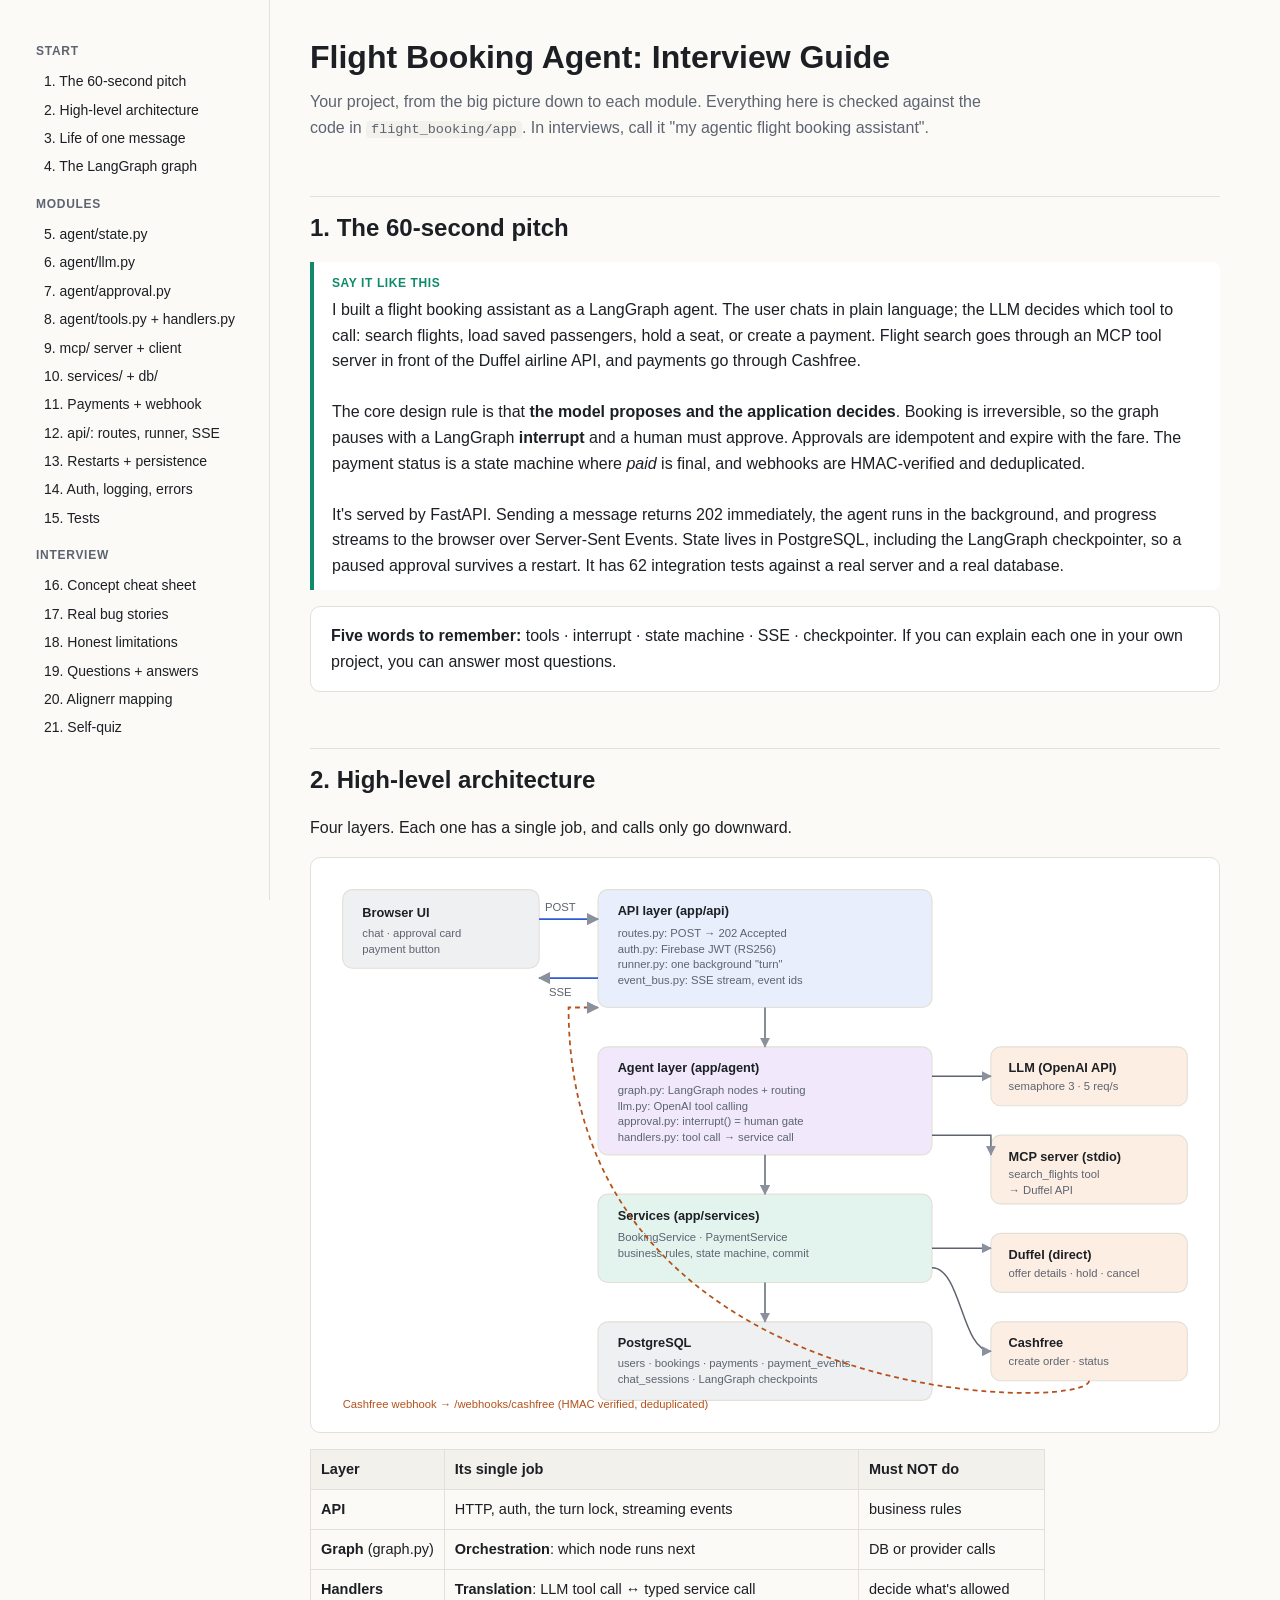
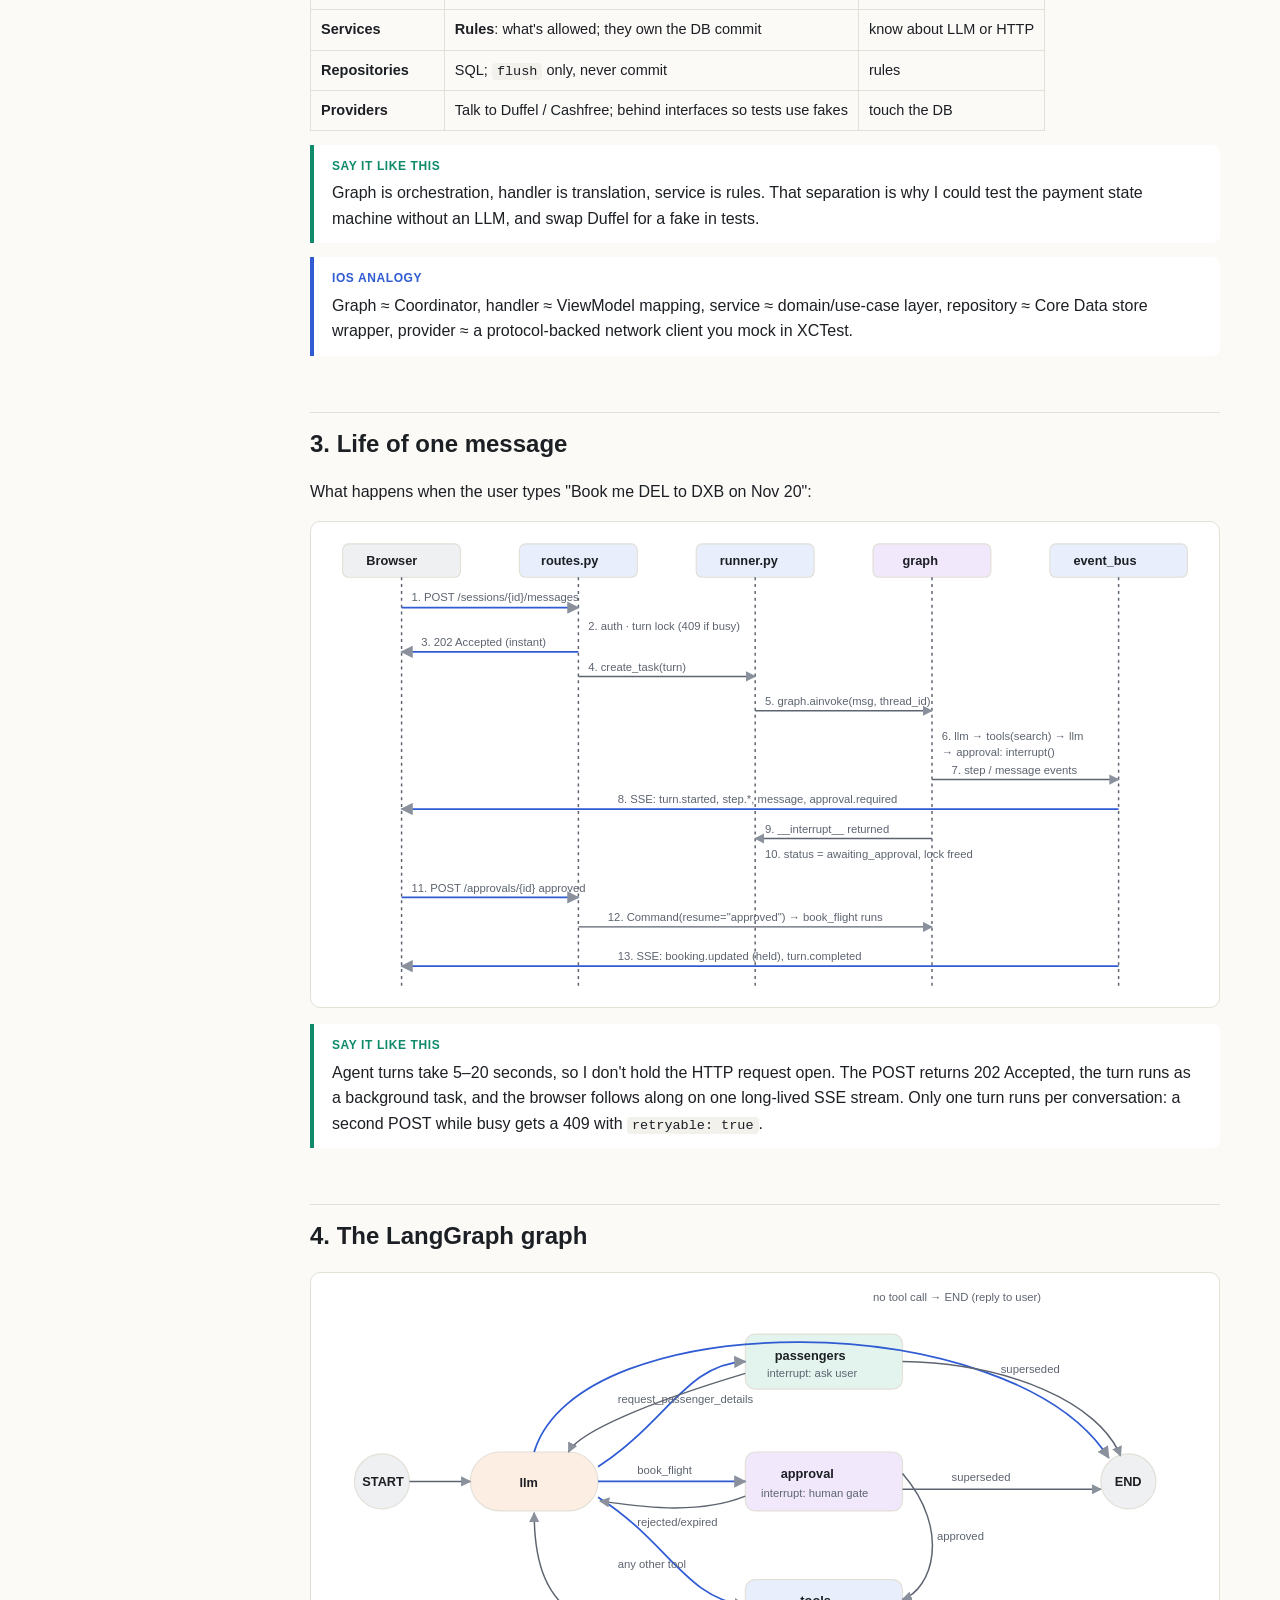
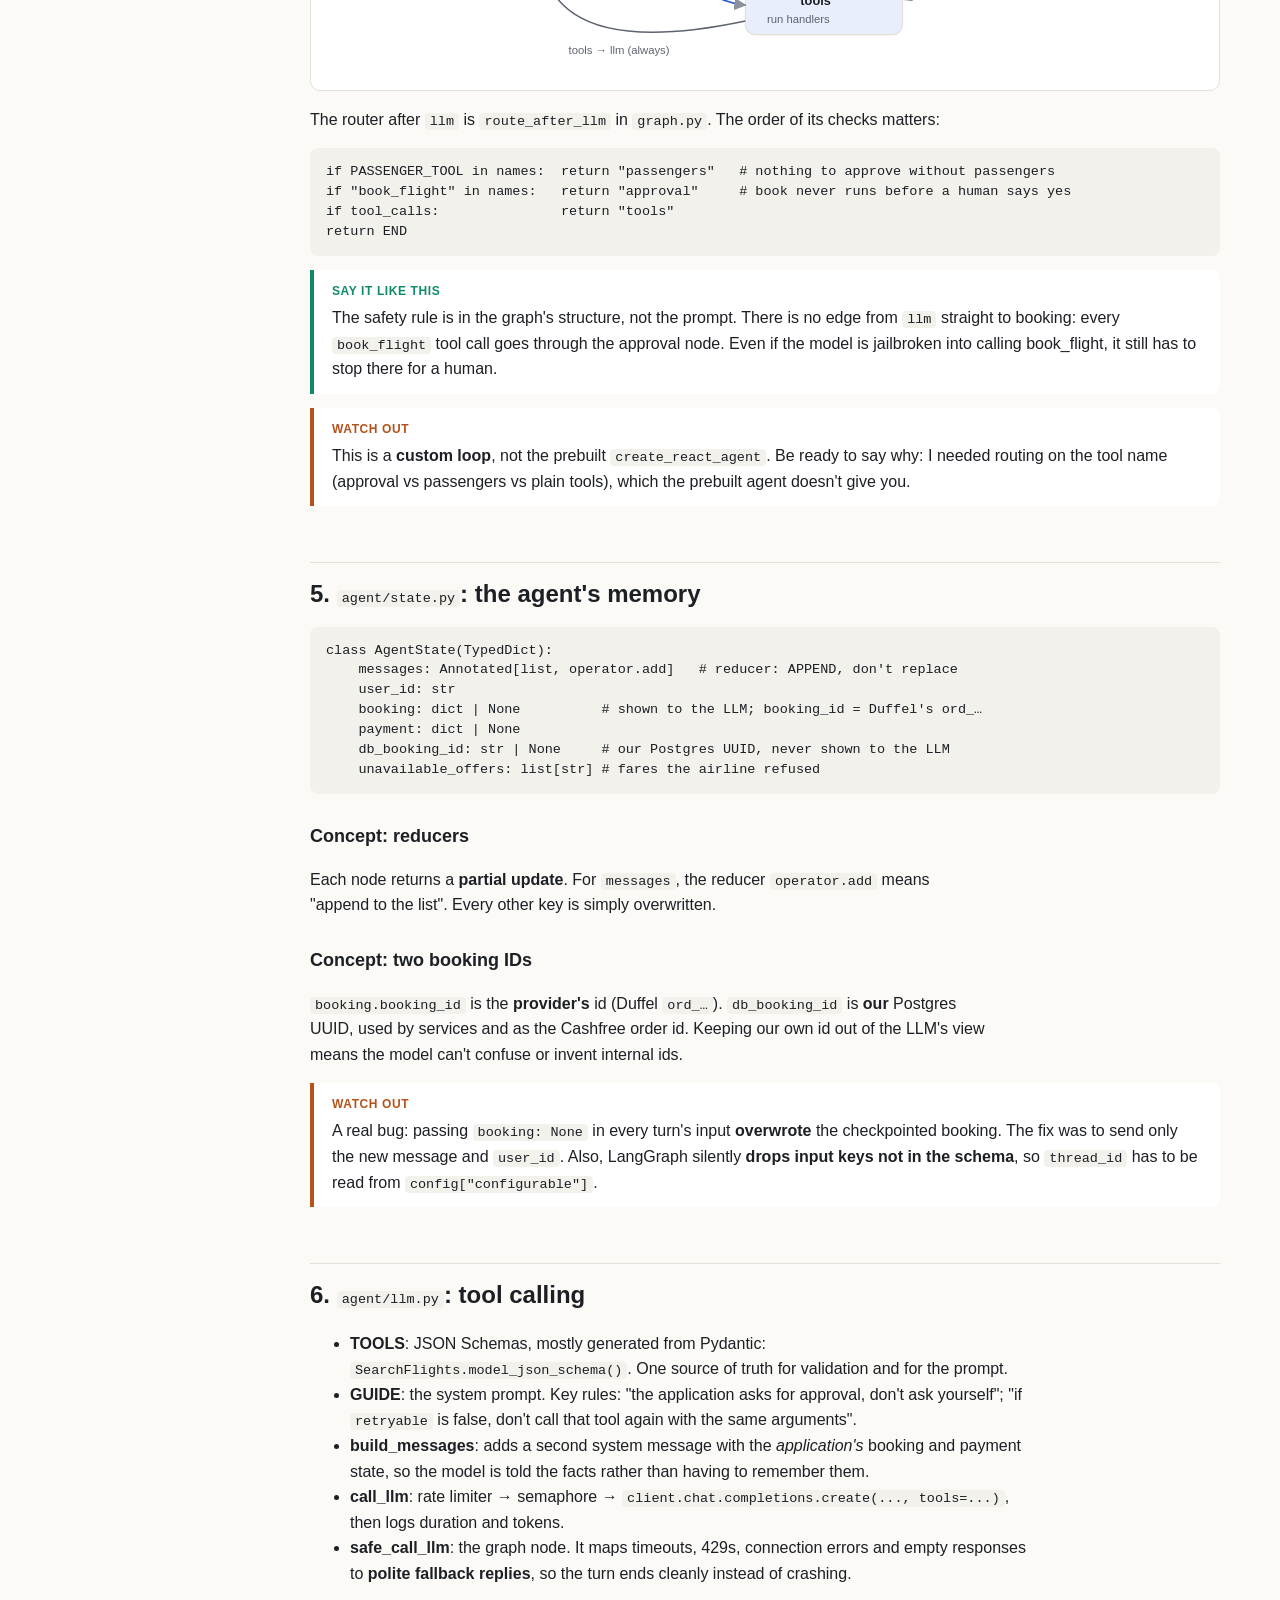
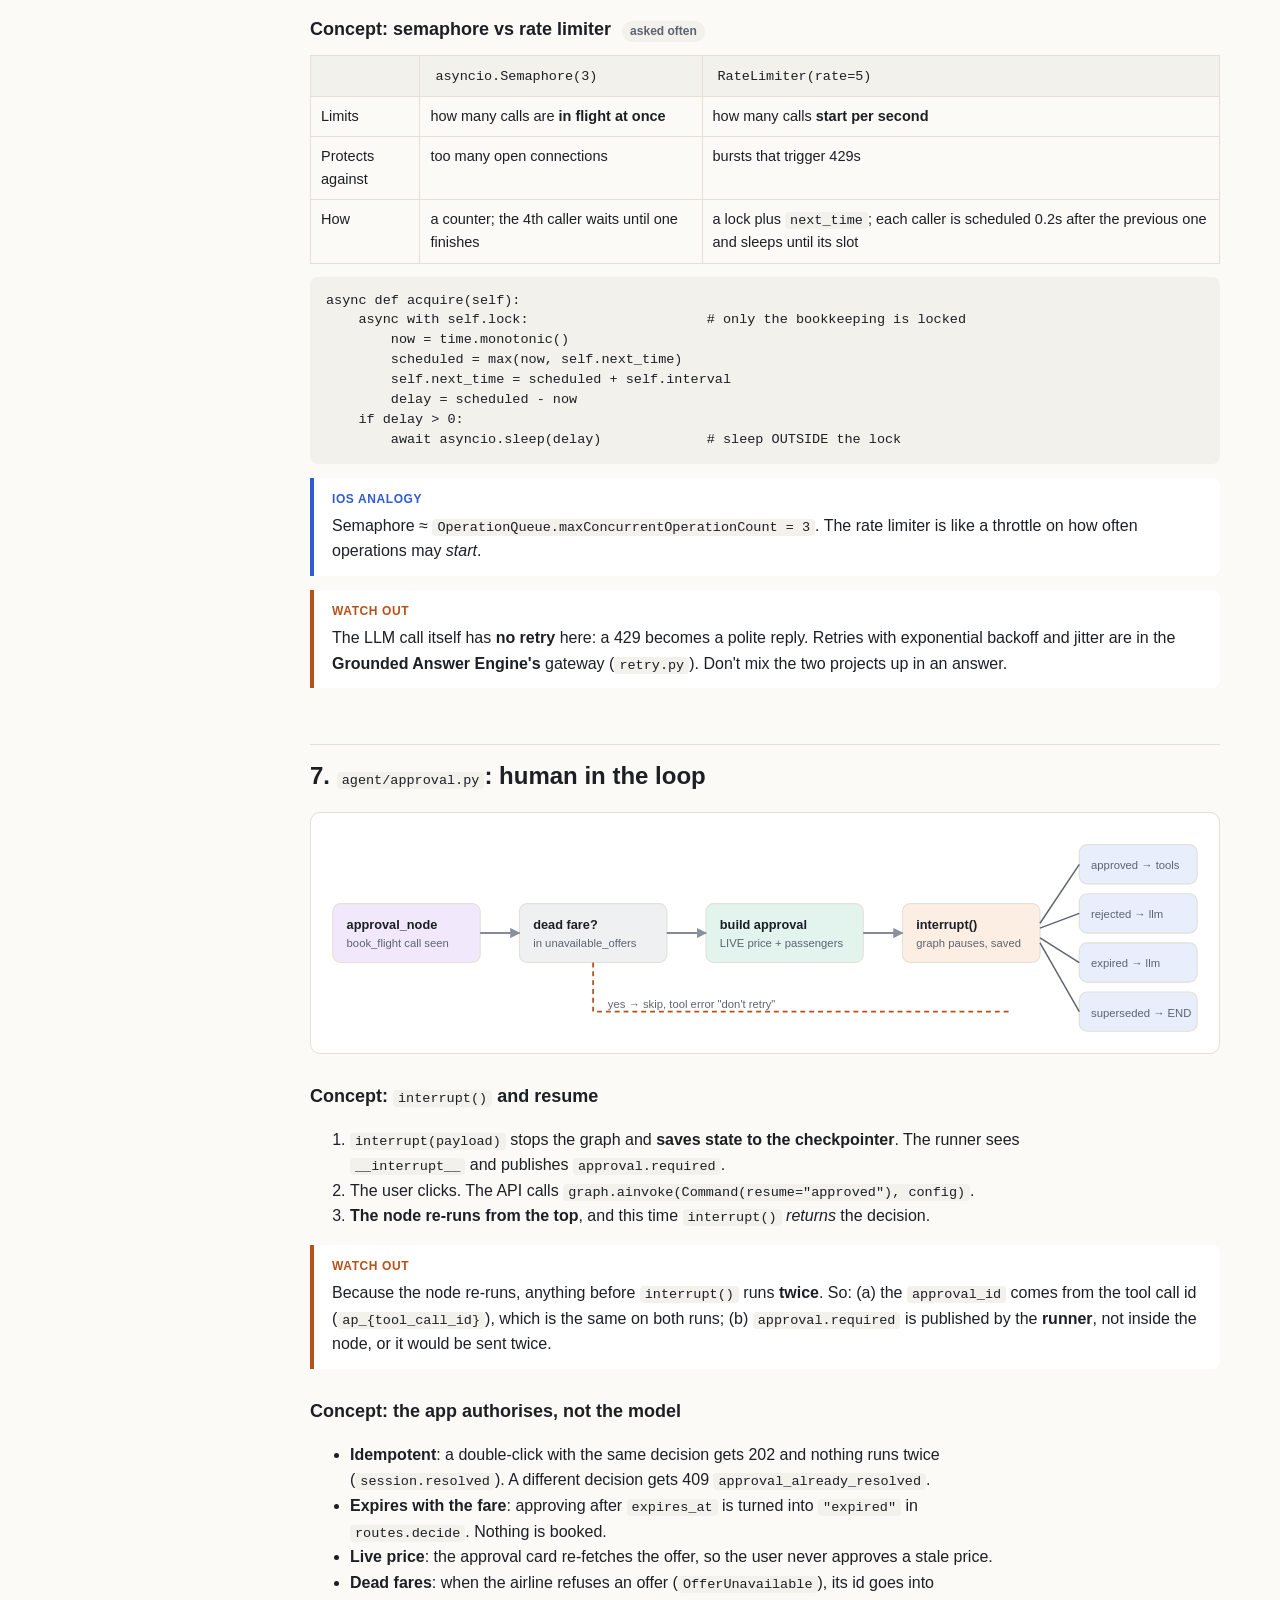
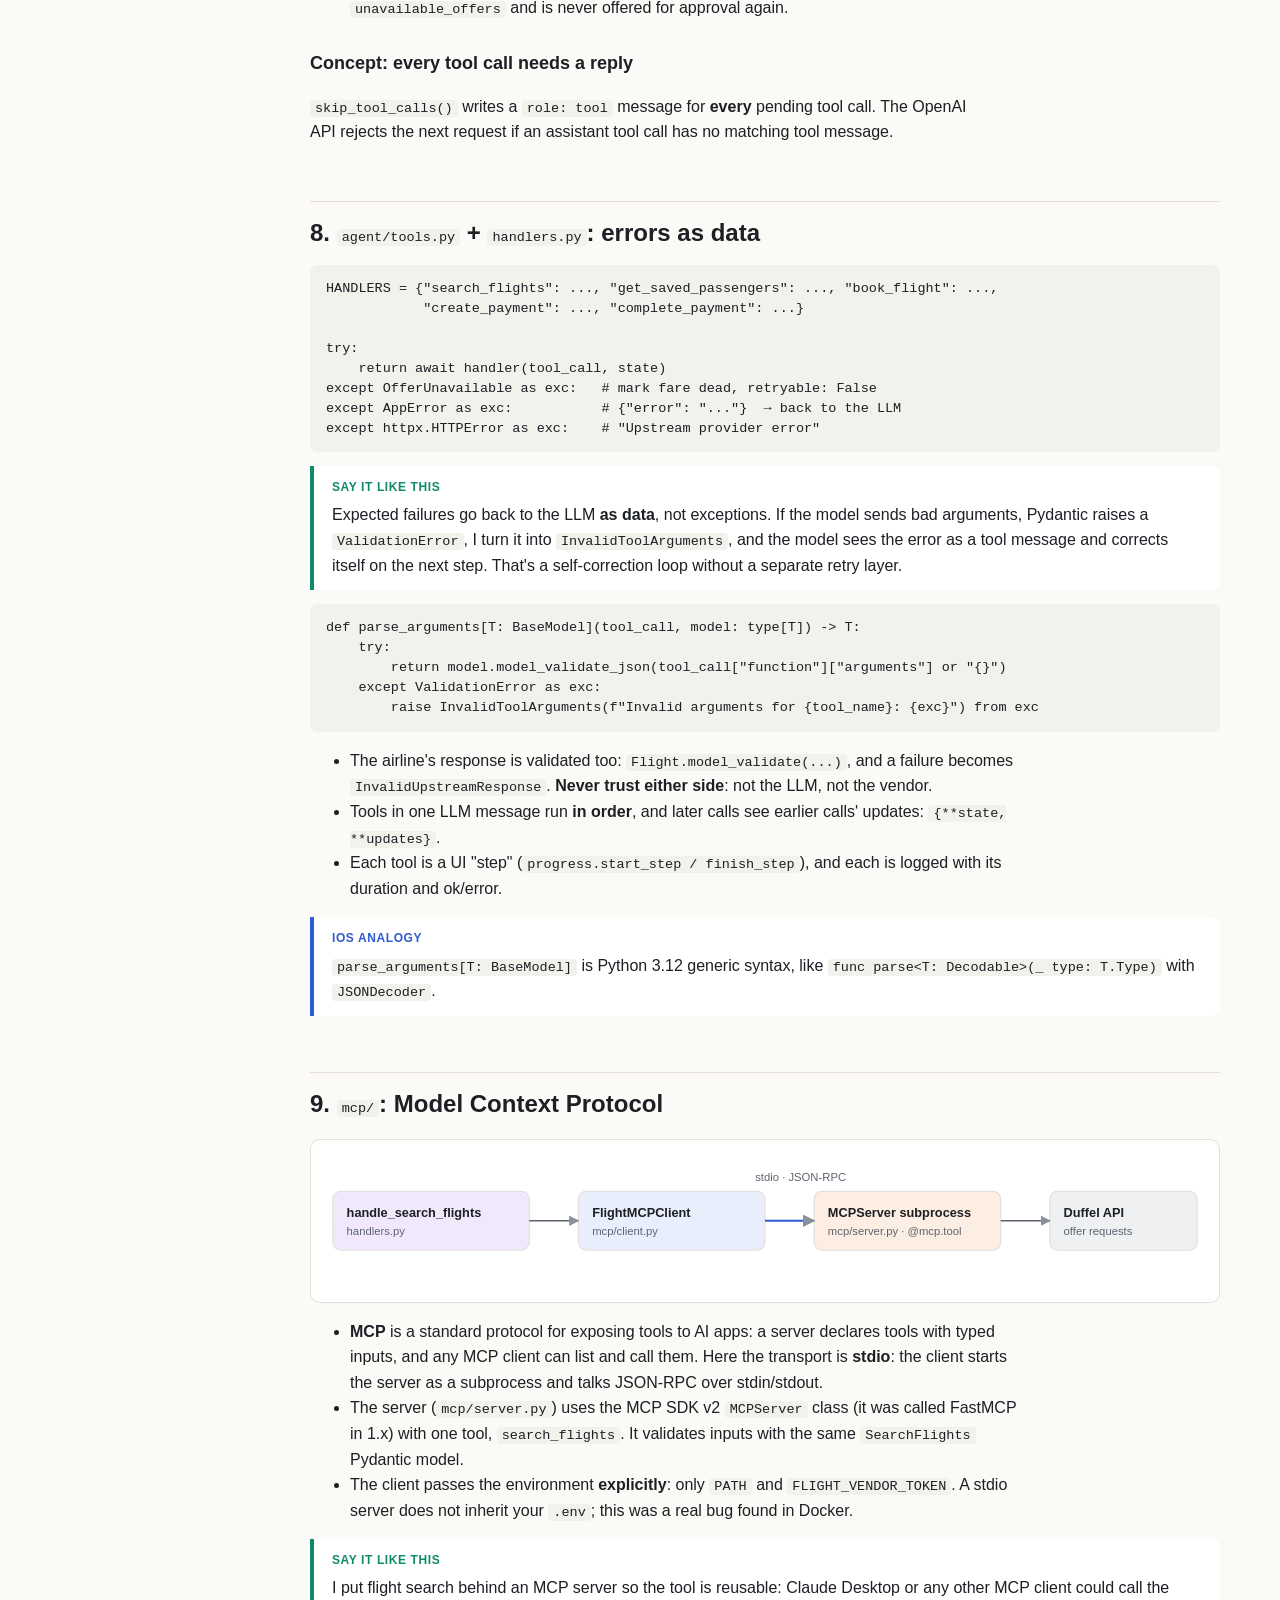
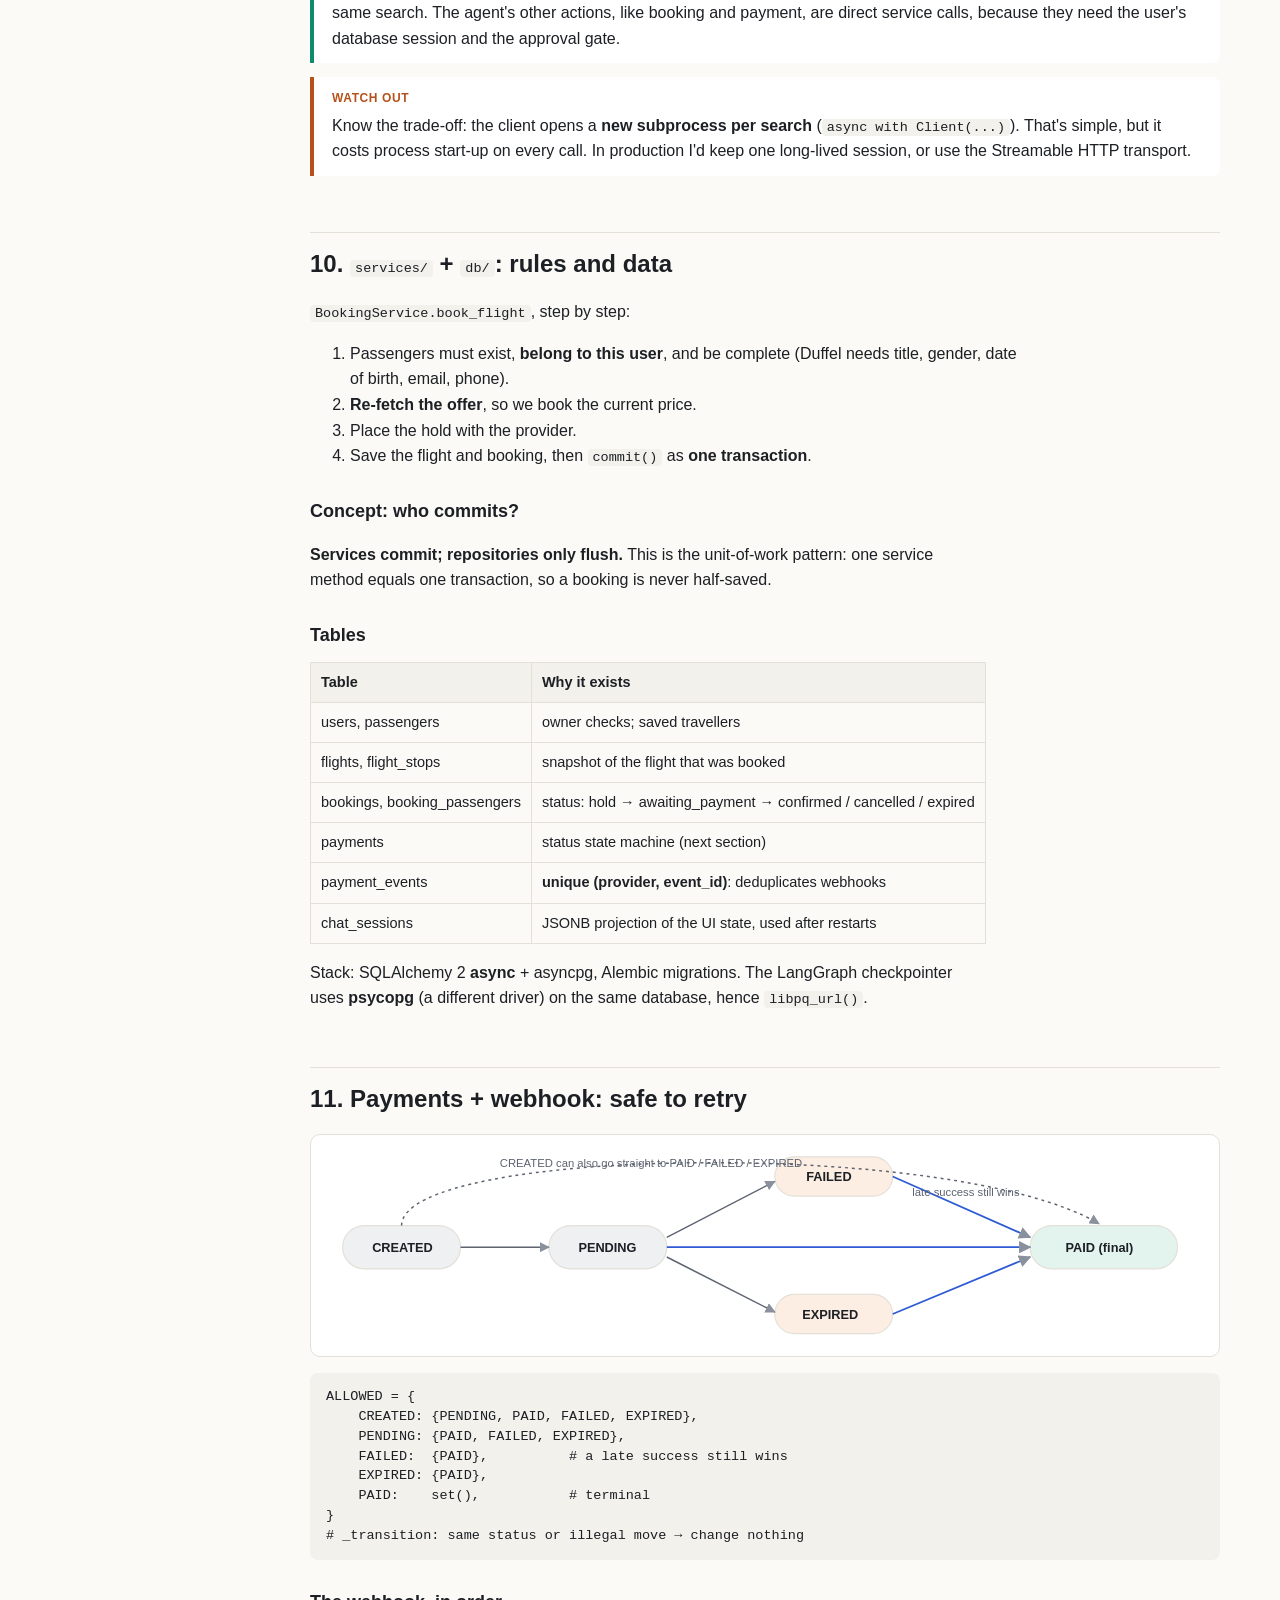
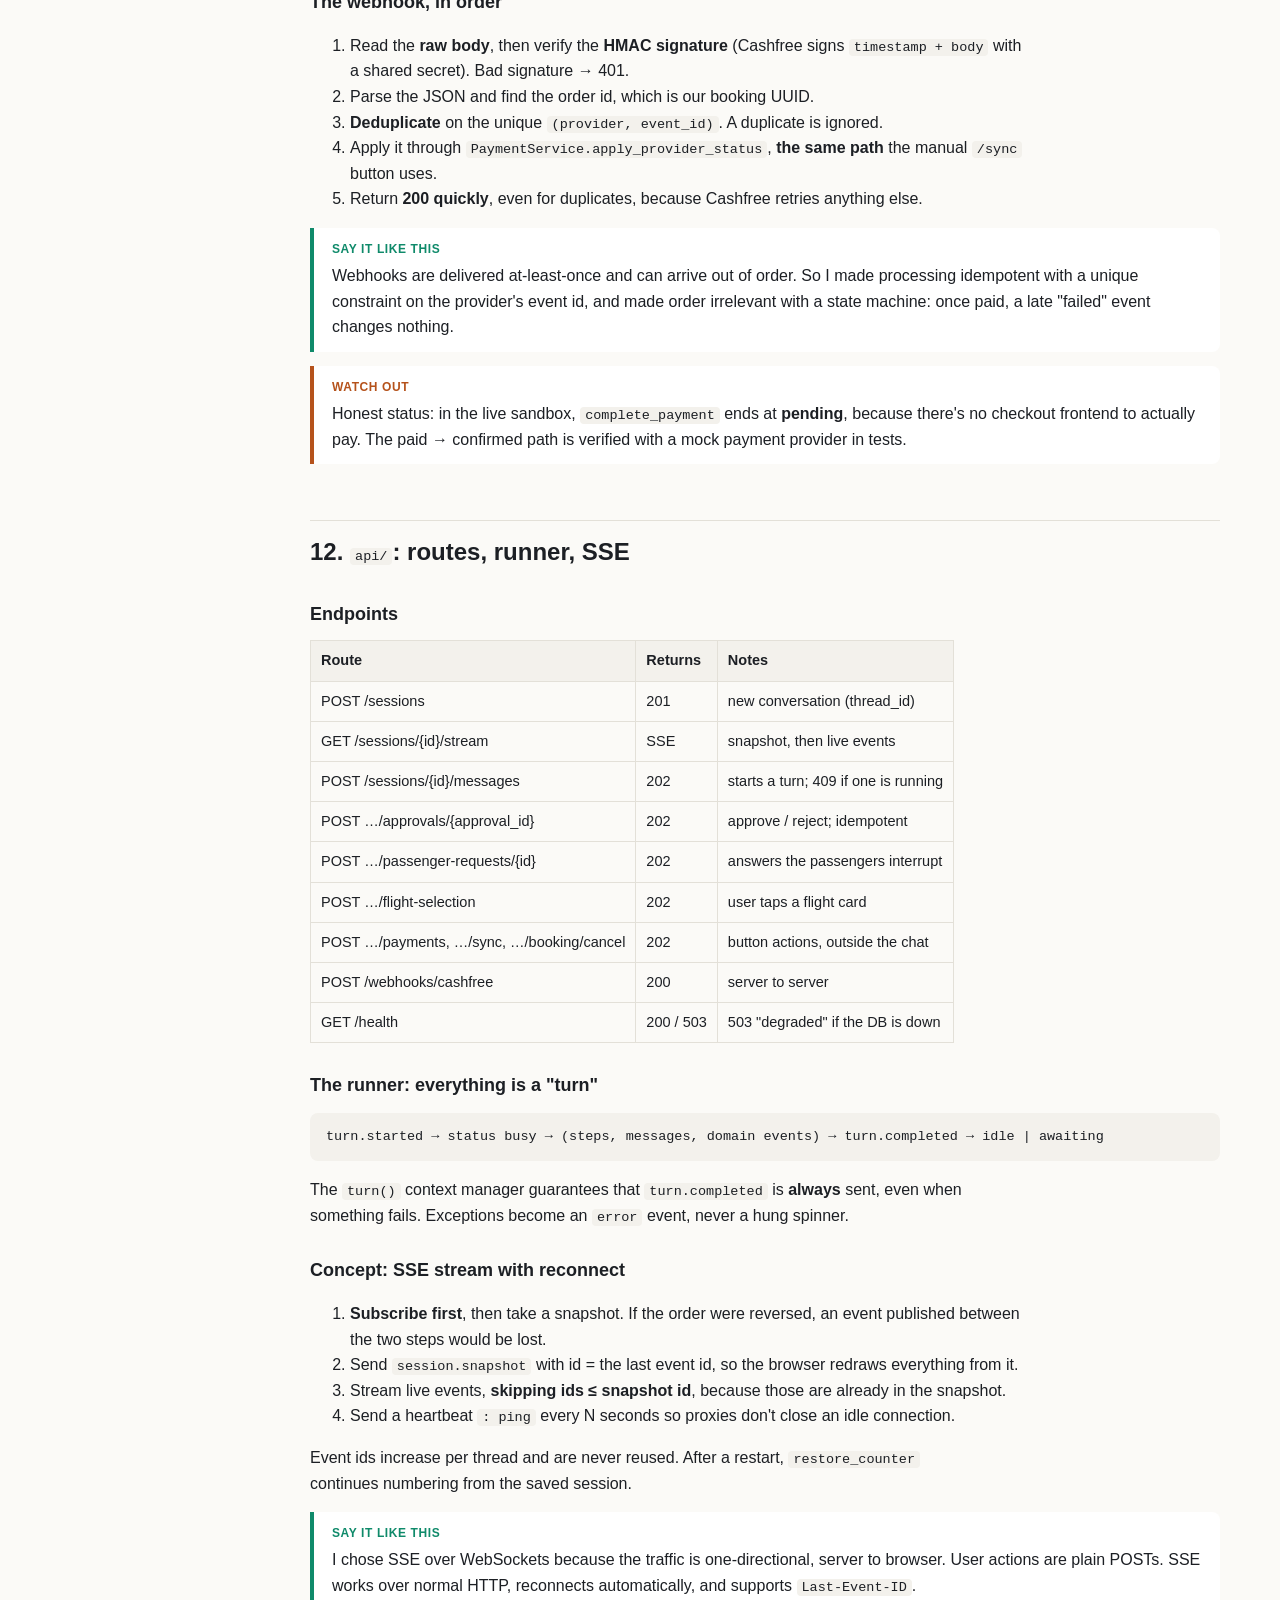
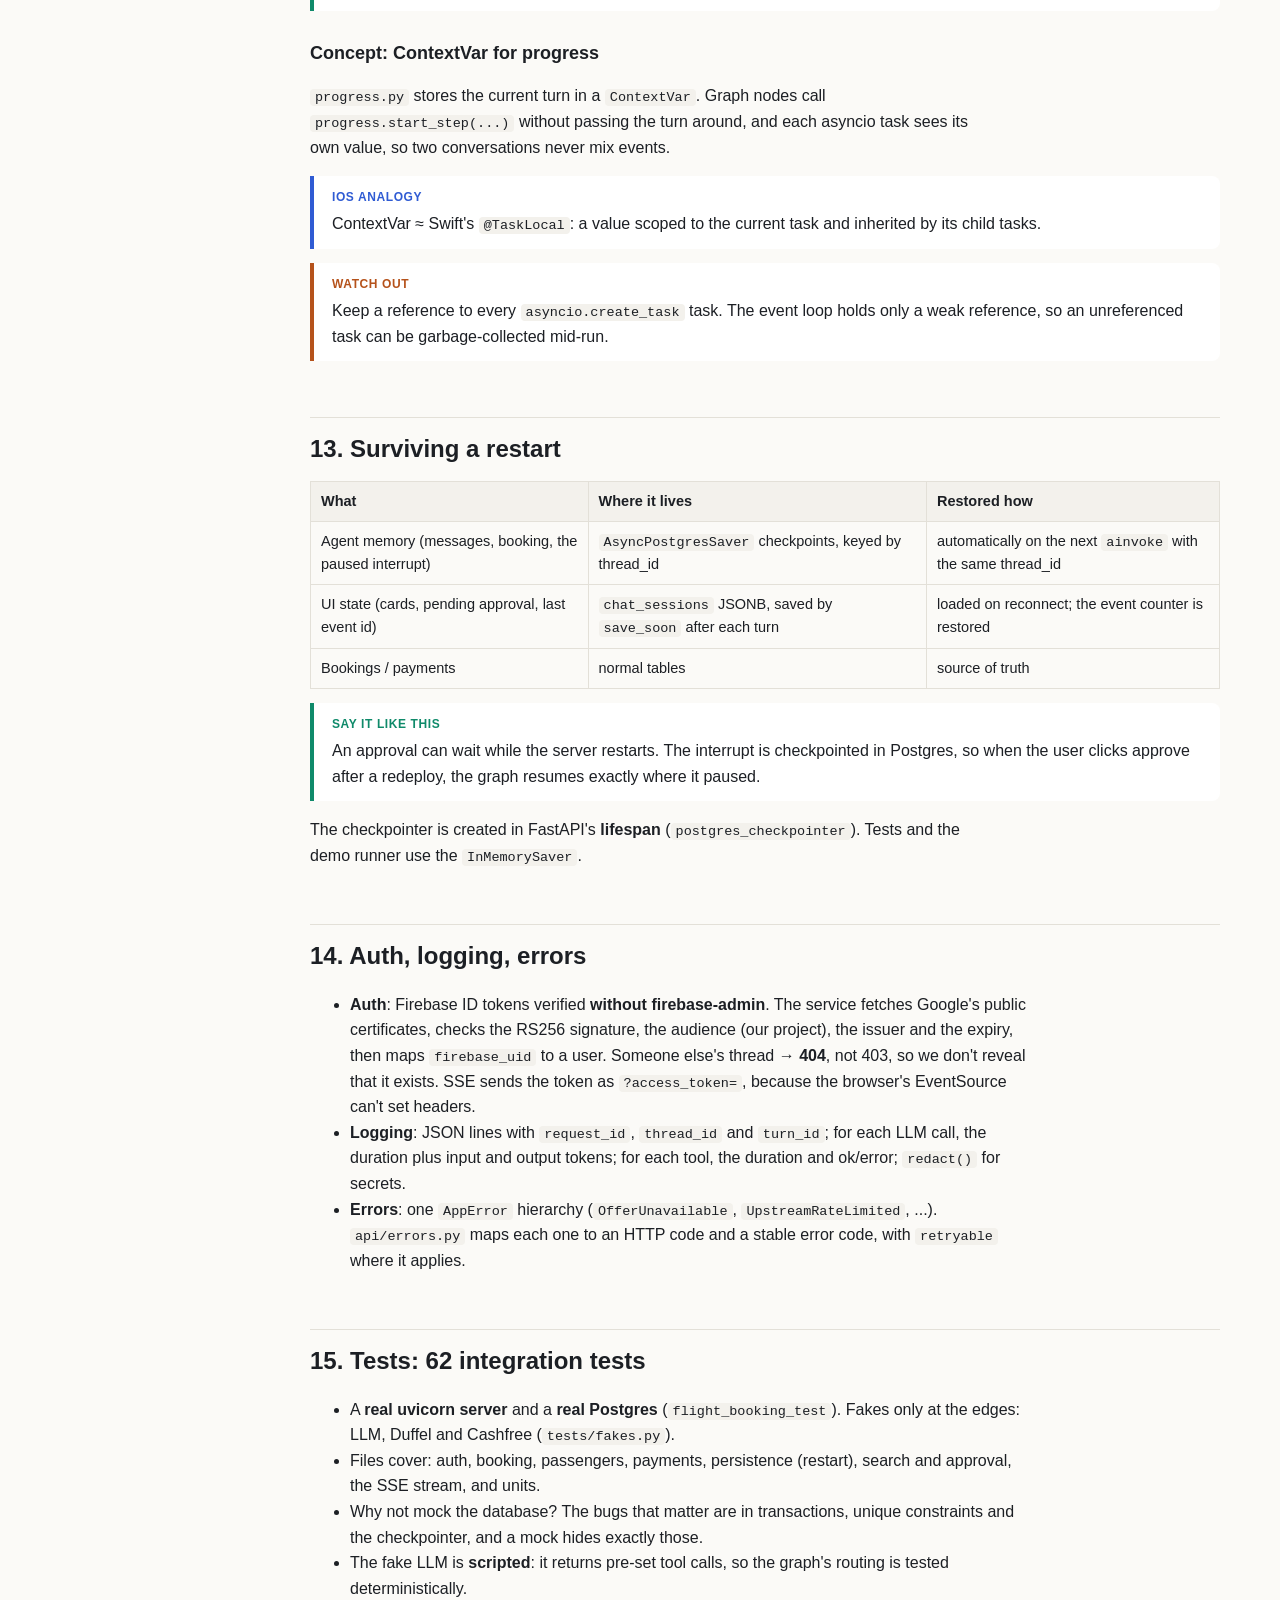
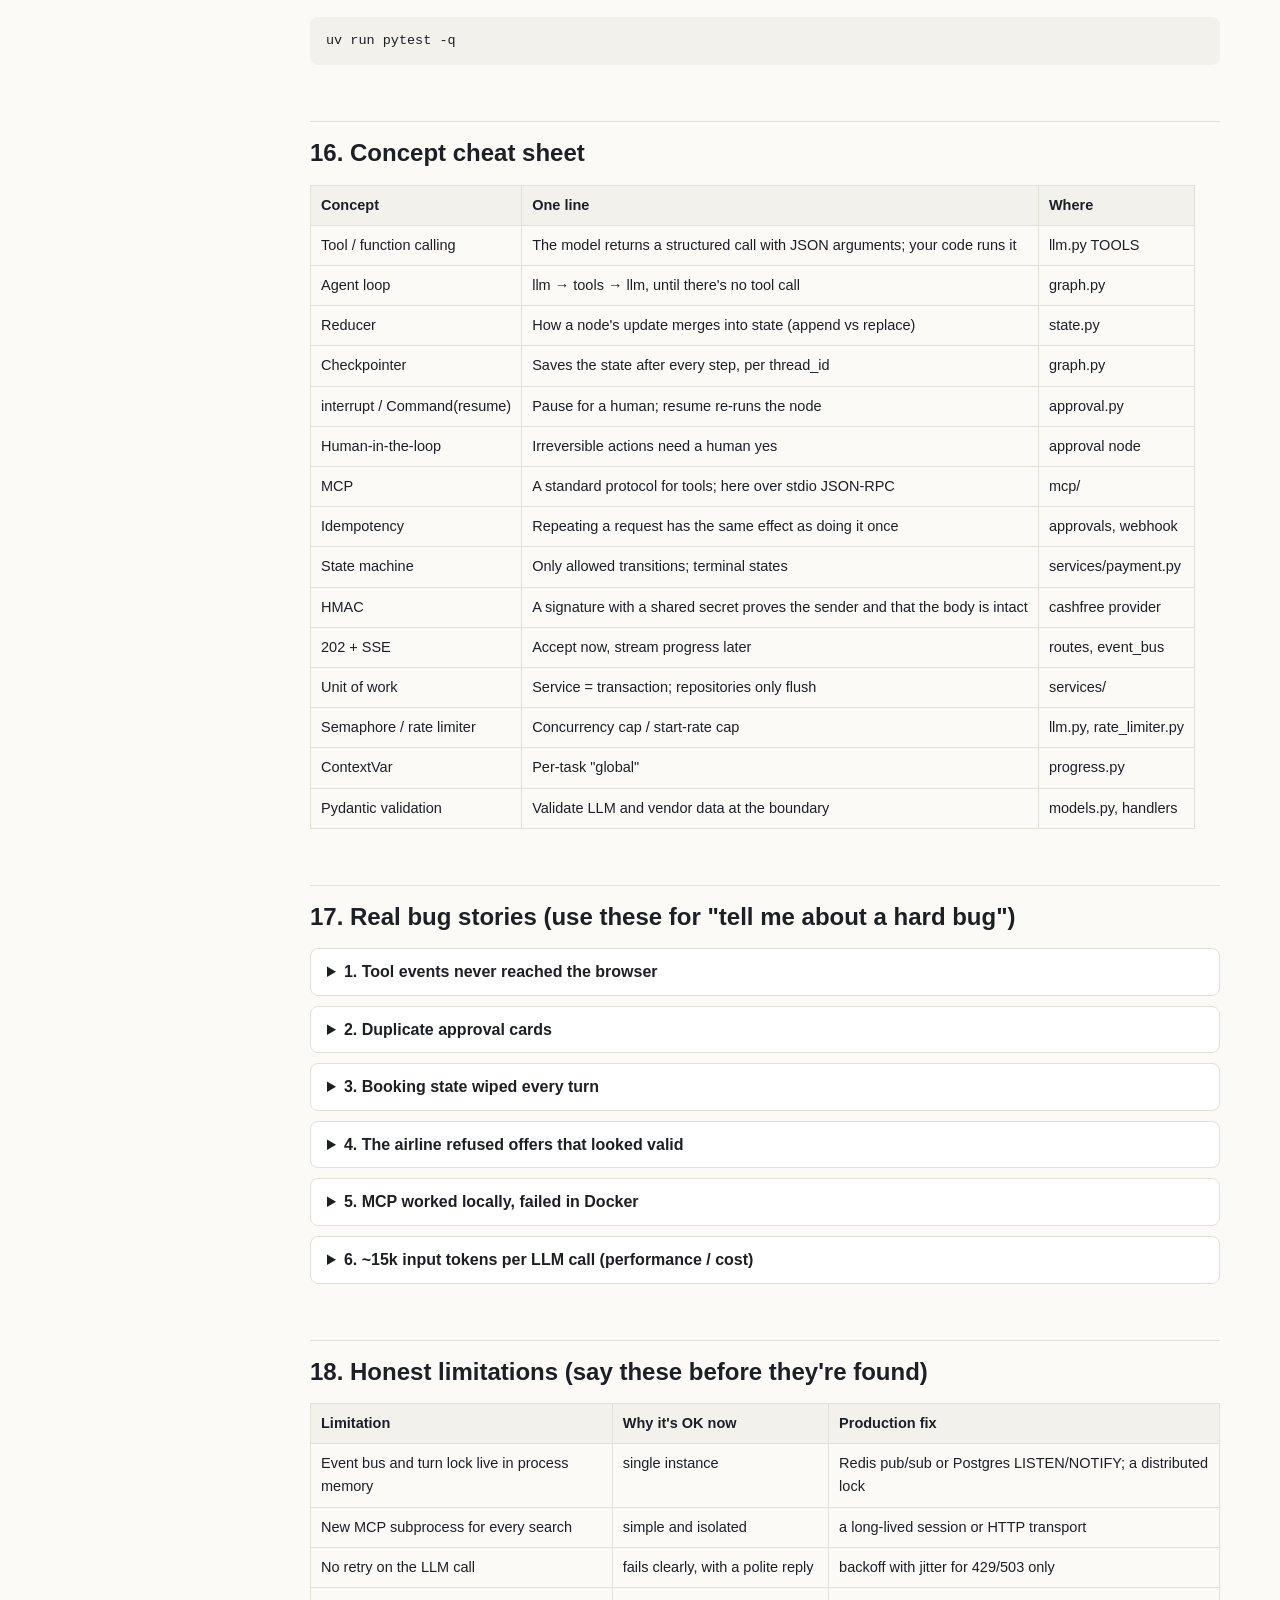
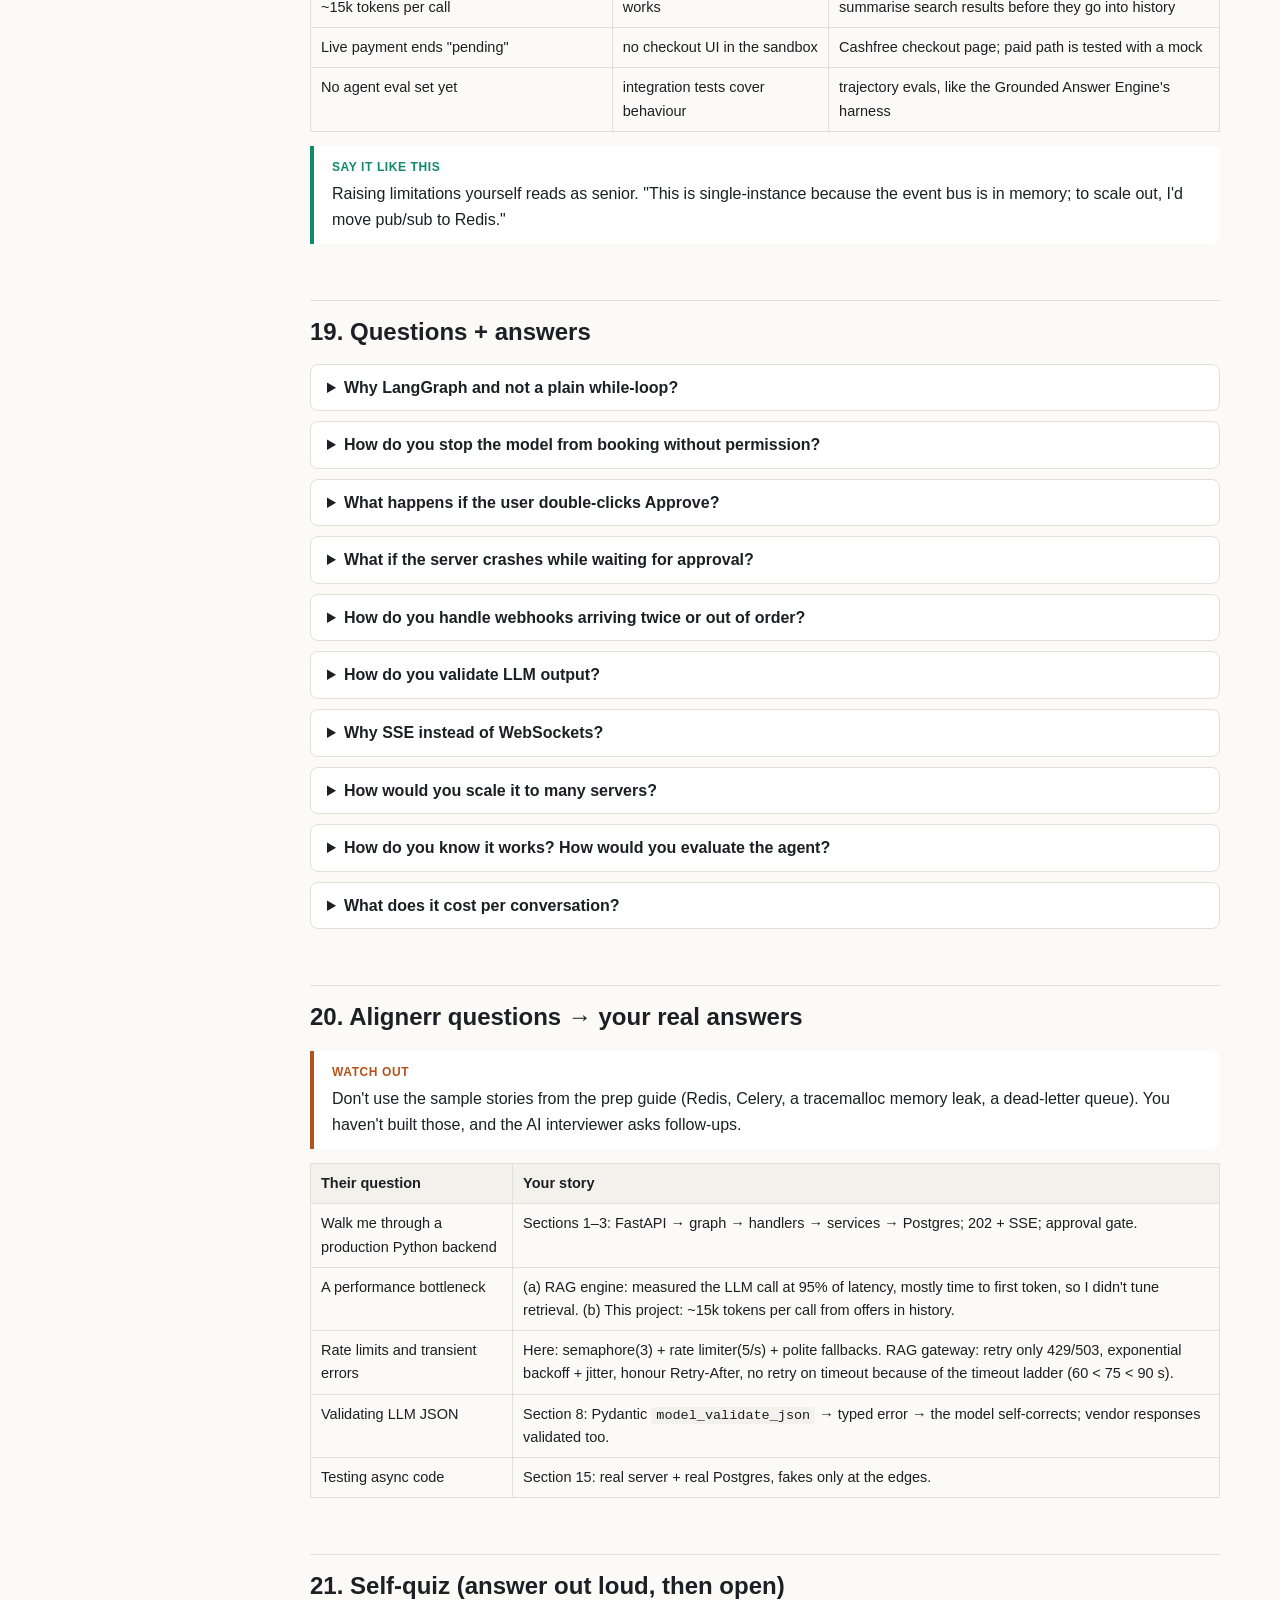
<file: docs/interview-guide.html>
<!doctype html>
<html lang="en">
<head>
<meta charset="utf-8">
<meta name="viewport" content="width=device-width,initial-scale=1">
<title>Flight Agent Guide</title>
<style>
:root{
  --bg:#fbfaf7;--panel:#ffffff;--ink:#1c1f24;--mute:#5d6470;--line:#e3e0d8;
  --acc:#2f5bd3;--acc2:#0f8a6a;--warn:#b5521b;--code:#f3f1ec;--hl:#fff4d6;
  --n1:#e8eefc;--n2:#e3f4ee;--n3:#fdeee3;--n4:#f1e9fb;--n5:#eef0f2;
}
@media (prefers-color-scheme:dark){:root:not([data-theme="light"]){
  --bg:#14161a;--panel:#1b1e23;--ink:#e6e8eb;--mute:#9aa2ad;--line:#2c3038;
  --acc:#7da0ff;--acc2:#4fd1a8;--warn:#f0a070;--code:#22262c;--hl:#3a3220;
  --n1:#1f2a44;--n2:#173229;--n3:#3a2a1e;--n4:#2d2340;--n5:#262a30;}}
:root[data-theme="dark"]{
  --bg:#14161a;--panel:#1b1e23;--ink:#e6e8eb;--mute:#9aa2ad;--line:#2c3038;
  --acc:#7da0ff;--acc2:#4fd1a8;--warn:#f0a070;--code:#22262c;--hl:#3a3220;
  --n1:#1f2a44;--n2:#173229;--n3:#3a2a1e;--n4:#2d2340;--n5:#262a30;}
*{box-sizing:border-box}
body{margin:0;background:var(--bg);color:var(--ink);font:16px/1.6 -apple-system,BlinkMacSystemFont,"Segoe UI",Inter,Roboto,sans-serif}
.layout{display:grid;grid-template-columns:250px 1fr;max-width:1240px;margin:0 auto}
nav{position:sticky;top:0;height:100vh;overflow:auto;padding:28px 16px;border-right:1px solid var(--line);font-size:14px}
nav b{display:block;margin:14px 0 6px;color:var(--mute);font-size:12px;text-transform:uppercase;letter-spacing:.06em}
nav a{display:block;color:var(--ink);text-decoration:none;padding:3px 8px;border-radius:6px}
nav a:hover{background:var(--code)}
main{padding:32px 40px 120px;min-width:0}
h1{font-size:32px;margin:0 0 6px}
h2{font-size:24px;margin:56px 0 12px;padding-top:12px;border-top:1px solid var(--line)}
h3{font-size:18px;margin:28px 0 8px}
p,li{max-width:76ch}
.sub{color:var(--mute);margin:0 0 24px}
code{background:var(--code);padding:1px 5px;border-radius:4px;font:13.5px/1.4 ui-monospace,SFMono-Regular,Menlo,monospace}
pre{background:var(--code);padding:14px 16px;border-radius:8px;overflow:auto;font:13px/1.5 ui-monospace,SFMono-Regular,Menlo,monospace;max-width:100%}
pre code{background:none;padding:0}
.card{background:var(--panel);border:1px solid var(--line);border-radius:10px;padding:16px 20px;margin:16px 0}
.say{border-left:4px solid var(--acc2);background:var(--panel);padding:12px 18px;border-radius:0 8px 8px 0;margin:14px 0}
.say::before{content:"Say it like this";display:block;font-size:12px;font-weight:700;color:var(--acc2);text-transform:uppercase;letter-spacing:.05em;margin-bottom:4px}
.warn{border-left:4px solid var(--warn);background:var(--panel);padding:12px 18px;border-radius:0 8px 8px 0;margin:14px 0}
.warn::before{content:"Watch out";display:block;font-size:12px;font-weight:700;color:var(--warn);text-transform:uppercase;letter-spacing:.05em;margin-bottom:4px}
.ios{border-left:4px solid var(--acc);background:var(--panel);padding:12px 18px;border-radius:0 8px 8px 0;margin:14px 0}
.ios::before{content:"iOS analogy";display:block;font-size:12px;font-weight:700;color:var(--acc);text-transform:uppercase;letter-spacing:.05em;margin-bottom:4px}
table{border-collapse:collapse;width:100%;margin:12px 0;font-size:14.5px;display:block;overflow-x:auto}
th,td{border:1px solid var(--line);padding:8px 10px;text-align:left;vertical-align:top}
th{background:var(--code)}
.diagram{background:var(--panel);border:1px solid var(--line);border-radius:10px;padding:12px;margin:16px 0;overflow-x:auto}
.diagram svg{display:block;width:100%;height:auto;min-width:640px}
svg text{fill:var(--ink);font:13px -apple-system,Segoe UI,sans-serif}
svg .m{fill:var(--mute);font-size:11.5px}
svg .t{font-weight:700}
svg .ln{stroke:var(--mute);stroke-width:1.5;fill:none}
svg .la{stroke:var(--acc);stroke-width:1.8;fill:none}
svg .lw{stroke:var(--warn);stroke-width:1.8;fill:none;stroke-dasharray:5 4}
svg .b{stroke:var(--line);stroke-width:1.2}
svg .b1{fill:var(--n1)} svg .b2{fill:var(--n2)} svg .b3{fill:var(--n3)} svg .b4{fill:var(--n4)} svg .b5{fill:var(--n5)}
details{background:var(--panel);border:1px solid var(--line);border-radius:8px;padding:10px 16px;margin:10px 0}
summary{cursor:pointer;font-weight:600}
details[open] summary{margin-bottom:8px}
.pill{display:inline-block;font-size:12px;padding:1px 8px;border-radius:99px;background:var(--code);color:var(--mute);margin-left:6px}
@media (max-width:860px){.layout{grid-template-columns:1fr}nav{position:static;height:auto;border-right:0;border-bottom:1px solid var(--line)}main{padding:20px 16px 80px}}
</style>
</head>
<body>
<div class="layout">
<nav>
  <b>Start</b>
  <a href="#pitch">1. The 60-second pitch</a>
  <a href="#arch">2. High-level architecture</a>
  <a href="#life">3. Life of one message</a>
  <a href="#graph">4. The LangGraph graph</a>
  <b>Modules</b>
  <a href="#m-state">5. agent/state.py</a>
  <a href="#m-llm">6. agent/llm.py</a>
  <a href="#m-approval">7. agent/approval.py</a>
  <a href="#m-tools">8. agent/tools.py + handlers.py</a>
  <a href="#m-mcp">9. mcp/ server + client</a>
  <a href="#m-services">10. services/ + db/</a>
  <a href="#m-pay">11. Payments + webhook</a>
  <a href="#m-api">12. api/: routes, runner, SSE</a>
  <a href="#m-persist">13. Restarts + persistence</a>
  <a href="#m-auth">14. Auth, logging, errors</a>
  <a href="#m-tests">15. Tests</a>
  <b>Interview</b>
  <a href="#concepts">16. Concept cheat sheet</a>
  <a href="#stories">17. Real bug stories</a>
  <a href="#limits">18. Honest limitations</a>
  <a href="#qa">19. Questions + answers</a>
  <a href="#alignerr">20. Alignerr mapping</a>
  <a href="#quiz">21. Self-quiz</a>
</nav>

<main>
<h1>Flight Booking Agent: Interview Guide</h1>
<p class="sub">Your project, from the big picture down to each module. Everything here is checked against the code in <code>flight_booking/app</code>. In interviews, call it "my agentic flight booking assistant".</p>

<!-- 1 -->
<h2 id="pitch">1. The 60-second pitch</h2>
<div class="say">I built a flight booking assistant as a LangGraph agent. The user chats in plain language; the LLM decides which tool to call: search flights, load saved passengers, hold a seat, or create a payment. Flight search goes through an MCP tool server in front of the Duffel airline API, and payments go through Cashfree.<br><br>
The core design rule is that <b>the model proposes and the application decides</b>. Booking is irreversible, so the graph pauses with a LangGraph <b>interrupt</b> and a human must approve. Approvals are idempotent and expire with the fare. The payment status is a state machine where <i>paid</i> is final, and webhooks are HMAC-verified and deduplicated.<br><br>
It's served by FastAPI. Sending a message returns 202 immediately, the agent runs in the background, and progress streams to the browser over Server-Sent Events. State lives in PostgreSQL, including the LangGraph checkpointer, so a paused approval survives a restart. It has 62 integration tests against a real server and a real database.</div>

<div class="card"><b>Five words to remember:</b> tools · interrupt · state machine · SSE · checkpointer. If you can explain each one in your own project, you can answer most questions.</div>

<!-- 2 -->
<h2 id="arch">2. High-level architecture</h2>
<p>Four layers. Each one has a single job, and calls only go downward.</p>

<div class="diagram">
<svg viewBox="0 0 900 560" role="img" aria-label="Architecture diagram">
  <defs><marker id="ar" viewBox="0 0 10 10" refX="9" refY="5" markerWidth="7" markerHeight="7" orient="auto"><path d="M0,0L10,5L0,10z" fill="#8a919c"/></marker></defs>
  <!-- browser -->
  <rect class="b b5" x="20" y="20" width="200" height="80" rx="10"/>
  <text class="t" x="40" y="48">Browser UI</text>
  <text class="m" x="40" y="68">chat · approval card</text>
  <text class="m" x="40" y="84">payment button</text>
  <!-- API -->
  <rect class="b b1" x="280" y="20" width="340" height="120" rx="10"/>
  <text class="t" x="300" y="46">API layer  (app/api)</text>
  <text class="m" x="300" y="68">routes.py: POST → 202 Accepted</text>
  <text class="m" x="300" y="84">auth.py: Firebase JWT (RS256)</text>
  <text class="m" x="300" y="100">runner.py: one background "turn"</text>
  <text class="m" x="300" y="116">event_bus.py: SSE stream, event ids</text>
  <!-- agent -->
  <rect class="b b4" x="280" y="180" width="340" height="110" rx="10"/>
  <text class="t" x="300" y="206">Agent layer  (app/agent)</text>
  <text class="m" x="300" y="228">graph.py: LangGraph nodes + routing</text>
  <text class="m" x="300" y="244">llm.py: OpenAI tool calling</text>
  <text class="m" x="300" y="260">approval.py: interrupt() = human gate</text>
  <text class="m" x="300" y="276">handlers.py: tool call → service call</text>
  <!-- services -->
  <rect class="b b2" x="280" y="330" width="340" height="90" rx="10"/>
  <text class="t" x="300" y="356">Services  (app/services)</text>
  <text class="m" x="300" y="378">BookingService · PaymentService</text>
  <text class="m" x="300" y="394">business rules, state machine, commit</text>
  <!-- db -->
  <rect class="b b5" x="280" y="460" width="340" height="80" rx="10"/>
  <text class="t" x="300" y="486">PostgreSQL</text>
  <text class="m" x="300" y="506">users · bookings · payments · payment_events</text>
  <text class="m" x="300" y="522">chat_sessions · LangGraph checkpoints</text>
  <!-- right externals -->
  <rect class="b b3" x="680" y="180" width="200" height="60" rx="10"/>
  <text class="t" x="698" y="206">LLM (OpenAI API)</text>
  <text class="m" x="698" y="224">semaphore 3 · 5 req/s</text>
  <rect class="b b3" x="680" y="270" width="200" height="70" rx="10"/>
  <text class="t" x="698" y="296">MCP server (stdio)</text>
  <text class="m" x="698" y="314">search_flights tool</text>
  <text class="m" x="698" y="330">→ Duffel API</text>
  <rect class="b b3" x="680" y="370" width="200" height="60" rx="10"/>
  <text class="t" x="698" y="396">Duffel (direct)</text>
  <text class="m" x="698" y="414">offer details · hold · cancel</text>
  <rect class="b b3" x="680" y="460" width="200" height="60" rx="10"/>
  <text class="t" x="698" y="486">Cashfree</text>
  <text class="m" x="698" y="504">create order · status</text>
  <!-- arrows -->
  <path class="la" d="M220 50 H280" marker-end="url(#ar)"/>
  <text class="m" x="226" y="42">POST</text>
  <path class="la" d="M280 110 H220" marker-end="url(#ar)"/>
  <text class="m" x="230" y="128">SSE</text>
  <path class="ln" d="M450 140 V180" marker-end="url(#ar)"/>
  <path class="ln" d="M450 290 V330" marker-end="url(#ar)"/>
  <path class="ln" d="M450 420 V460" marker-end="url(#ar)"/>
  <path class="ln" d="M620 210 H680" marker-end="url(#ar)"/>
  <path class="ln" d="M620 270 H680 V290" marker-end="url(#ar)"/>
  <path class="ln" d="M620 385 H680" marker-end="url(#ar)"/>
  <path class="ln" d="M620 405 C650 405 650 490 680 490" marker-end="url(#ar)"/>
  <path class="lw" d="M780 520 C780 552 250 552 250 140 L280 140" marker-end="url(#ar)"/>
  <text class="m" x="20" y="548" style="fill:var(--warn)">Cashfree webhook → /webhooks/cashfree (HMAC verified, deduplicated)</text>
</svg>
</div>

<table>
<tr><th>Layer</th><th>Its single job</th><th>Must NOT do</th></tr>
<tr><td><b>API</b></td><td>HTTP, auth, the turn lock, streaming events</td><td>business rules</td></tr>
<tr><td><b>Graph</b> (graph.py)</td><td><b>Orchestration</b>: which node runs next</td><td>DB or provider calls</td></tr>
<tr><td><b>Handlers</b></td><td><b>Translation</b>: LLM tool call ↔ typed service call</td><td>decide what's allowed</td></tr>
<tr><td><b>Services</b></td><td><b>Rules</b>: what's allowed; they own the DB commit</td><td>know about LLM or HTTP</td></tr>
<tr><td><b>Repositories</b></td><td>SQL; <code>flush</code> only, never commit</td><td>rules</td></tr>
<tr><td><b>Providers</b></td><td>Talk to Duffel / Cashfree; behind interfaces so tests use fakes</td><td>touch the DB</td></tr>
</table>
<div class="say">Graph is orchestration, handler is translation, service is rules. That separation is why I could test the payment state machine without an LLM, and swap Duffel for a fake in tests.</div>
<div class="ios">Graph ≈ Coordinator, handler ≈ ViewModel mapping, service ≈ domain/use-case layer, repository ≈ Core Data store wrapper, provider ≈ a protocol-backed network client you mock in XCTest.</div>

<!-- 3 -->
<h2 id="life">3. Life of one message</h2>
<p>What happens when the user types "Book me DEL to DXB on Nov 20":</p>
<div class="diagram">
<svg viewBox="0 0 900 470" role="img" aria-label="Sequence diagram">
  <defs><marker id="a2" viewBox="0 0 10 10" refX="9" refY="5" markerWidth="7" markerHeight="7" orient="auto"><path d="M0,0L10,5L0,10z" fill="#8a919c"/></marker></defs>
  <g>
    <rect class="b b5" x="20" y="10" width="120" height="34" rx="6"/><text class="t" x="44" y="32">Browser</text>
    <rect class="b b1" x="200" y="10" width="120" height="34" rx="6"/><text class="t" x="222" y="32">routes.py</text>
    <rect class="b b1" x="380" y="10" width="120" height="34" rx="6"/><text class="t" x="404" y="32">runner.py</text>
    <rect class="b b4" x="560" y="10" width="120" height="34" rx="6"/><text class="t" x="590" y="32">graph</text>
    <rect class="b b1" x="740" y="10" width="140" height="34" rx="6"/><text class="t" x="764" y="32">event_bus</text>
  </g>
  <path class="ln" d="M80 44V460 M260 44V460 M440 44V460 M620 44V460 M810 44V460" style="stroke-dasharray:3 4"/>
  <path class="la" d="M80 75H260" marker-end="url(#a2)"/><text class="m" x="90" y="68">1. POST /sessions/{id}/messages</text>
  <text class="m" x="270" y="98">2. auth · turn lock (409 if busy)</text>
  <path class="la" d="M260 120H80" marker-end="url(#a2)"/><text class="m" x="100" y="114">3. 202 Accepted (instant)</text>
  <path class="ln" d="M260 145H440" marker-end="url(#a2)"/><text class="m" x="270" y="139">4. create_task(turn)</text>
  <path class="ln" d="M440 180H620" marker-end="url(#a2)"/><text class="m" x="450" y="174">5. graph.ainvoke(msg, thread_id)</text>
  <text class="m" x="630" y="210">6. llm → tools(search) → llm</text>
  <text class="m" x="630" y="226">   → approval: interrupt()</text>
  <path class="ln" d="M620 250H810" marker-end="url(#a2)"/><text class="m" x="640" y="244">7. step / message events</text>
  <path class="la" d="M810 280H80" marker-end="url(#a2)"/><text class="m" x="300" y="274">8. SSE: turn.started, step.*, message, approval.required</text>
  <path class="ln" d="M620 310H440" marker-end="url(#a2)"/><text class="m" x="450" y="304">9. __interrupt__ returned</text>
  <text class="m" x="450" y="330">10. status = awaiting_approval, lock freed</text>
  <path class="la" d="M80 370H260" marker-end="url(#a2)"/><text class="m" x="90" y="364">11. POST /approvals/{id} approved</text>
  <path class="ln" d="M260 400H620" marker-end="url(#a2)"/><text class="m" x="290" y="394">12. Command(resume="approved") → book_flight runs</text>
  <path class="la" d="M810 440H80" marker-end="url(#a2)"/><text class="m" x="300" y="434">13. SSE: booking.updated (held), turn.completed</text>
</svg>
</div>
<div class="say">Agent turns take 5–20 seconds, so I don't hold the HTTP request open. The POST returns 202 Accepted, the turn runs as a background task, and the browser follows along on one long-lived SSE stream. Only one turn runs per conversation: a second POST while busy gets a 409 with <code>retryable: true</code>.</div>

<!-- 4 -->
<h2 id="graph">4. The LangGraph graph</h2>
<div class="diagram">
<svg viewBox="0 -20 900 400" role="img" aria-label="Graph diagram">
  <defs><marker id="a3" viewBox="0 0 10 10" refX="9" refY="5" markerWidth="7" markerHeight="7" orient="auto"><path d="M0,0L10,5L0,10z" fill="#8a919c"/></marker></defs>
  <circle class="b b5" cx="60" cy="180" r="28"/><text class="t" x="40" y="185">START</text>
  <rect class="b b3" x="150" y="150" width="130" height="60" rx="30"/><text class="t" x="200" y="186">llm</text>
  <rect class="b b2" x="430" y="30" width="160" height="56" rx="10"/><text class="t" x="460" y="56">passengers</text><text class="m" x="452" y="74">interrupt: ask user</text>
  <rect class="b b4" x="430" y="150" width="160" height="60" rx="10"/><text class="t" x="466" y="176">approval</text><text class="m" x="446" y="196">interrupt: human gate</text>
  <rect class="b b1" x="430" y="280" width="160" height="56" rx="10"/><text class="t" x="486" y="306">tools</text><text class="m" x="452" y="324">run handlers</text>
  <circle class="b b5" cx="820" cy="180" r="28"/><text class="t" x="806" y="185">END</text>
  <path class="ln" d="M88 180H150" marker-end="url(#a3)"/>
  <path class="la" d="M280 165 C350 120 370 60 430 58" marker-end="url(#a3)"/><text class="m" x="300" y="100">request_passenger_details</text>
  <path class="la" d="M280 180H430" marker-end="url(#a3)"/><text class="m" x="320" y="172">book_flight</text>
  <path class="la" d="M280 196 C350 240 370 300 430 306" marker-end="url(#a3)"/><text class="m" x="300" y="268">any other tool</text>
  <path class="la" d="M215 150 C260 0 700 0 800 156" marker-end="url(#a3)"/><text class="m" x="560" y="-4">no tool call → END (reply to user)</text>
  <path class="ln" d="M430 322 C250 360 215 300 215 212" marker-end="url(#a3)"/><text class="m" x="250" y="356">tools → llm (always)</text>
  <path class="ln" d="M590 172 C640 230 620 290 590 300" marker-end="url(#a3)"/><text class="m" x="625" y="240">approved</text>
  <path class="ln" d="M590 188 H792" marker-end="url(#a3)"/><text class="m" x="640" y="180">superseded</text>
  <path class="ln" d="M430 195 C380 215 320 205 282 200" marker-end="url(#a3)"/><text class="m" x="320" y="225">rejected/expired</text>
  <path class="ln" d="M590 58 C700 60 790 100 812 154" marker-end="url(#a3)"/><text class="m" x="690" y="70">superseded</text>
  <path class="ln" d="M430 70 C330 100 260 130 250 150" marker-end="url(#a3)"/>
</svg>
</div>
<p>The router after <code>llm</code> is <code>route_after_llm</code> in <code>graph.py</code>. The order of its checks matters:</p>
<pre><code>if PASSENGER_TOOL in names:  return "passengers"   # nothing to approve without passengers
if "book_flight" in names:   return "approval"     # book never runs before a human says yes
if tool_calls:               return "tools"
return END</code></pre>
<div class="say">The safety rule is in the graph's structure, not the prompt. There is no edge from <code>llm</code> straight to booking: every <code>book_flight</code> tool call goes through the approval node. Even if the model is jailbroken into calling book_flight, it still has to stop there for a human.</div>
<div class="warn">This is a <b>custom loop</b>, not the prebuilt <code>create_react_agent</code>. Be ready to say why: I needed routing on the tool name (approval vs passengers vs plain tools), which the prebuilt agent doesn't give you.</div>

<!-- 5 -->
<h2 id="m-state">5. <code>agent/state.py</code>: the agent's memory</h2>
<pre><code>class AgentState(TypedDict):
    messages: Annotated[list, operator.add]   # reducer: APPEND, don't replace
    user_id: str
    booking: dict | None          # shown to the LLM; booking_id = Duffel's ord_…
    payment: dict | None
    db_booking_id: str | None     # our Postgres UUID, never shown to the LLM
    unavailable_offers: list[str] # fares the airline refused</code></pre>
<h3>Concept: reducers</h3>
<p>Each node returns a <b>partial update</b>. For <code>messages</code>, the reducer <code>operator.add</code> means "append to the list". Every other key is simply overwritten.</p>
<h3>Concept: two booking IDs</h3>
<p><code>booking.booking_id</code> is the <b>provider's</b> id (Duffel <code>ord_…</code>). <code>db_booking_id</code> is <b>our</b> Postgres UUID, used by services and as the Cashfree order id. Keeping our own id out of the LLM's view means the model can't confuse or invent internal ids.</p>
<div class="warn">A real bug: passing <code>booking: None</code> in every turn's input <b>overwrote</b> the checkpointed booking. The fix was to send only the new message and <code>user_id</code>. Also, LangGraph silently <b>drops input keys not in the schema</b>, so <code>thread_id</code> has to be read from <code>config["configurable"]</code>.</div>

<!-- 6 -->
<h2 id="m-llm">6. <code>agent/llm.py</code>: tool calling</h2>
<ul>
<li><b>TOOLS</b>: JSON Schemas, mostly generated from Pydantic: <code>SearchFlights.model_json_schema()</code>. One source of truth for validation and for the prompt.</li>
<li><b>GUIDE</b>: the system prompt. Key rules: "the application asks for approval, don't ask yourself"; "if <code>retryable</code> is false, don't call that tool again with the same arguments".</li>
<li><b>build_messages</b>: adds a second system message with the <i>application's</i> booking and payment state, so the model is told the facts rather than having to remember them.</li>
<li><b>call_llm</b>: rate limiter → semaphore → <code>client.chat.completions.create(..., tools=...)</code>, then logs duration and tokens.</li>
<li><b>safe_call_llm</b>: the graph node. It maps timeouts, 429s, connection errors and empty responses to <b>polite fallback replies</b>, so the turn ends cleanly instead of crashing.</li>
</ul>
<h3>Concept: semaphore vs rate limiter <span class="pill">asked often</span></h3>
<table>
<tr><th></th><th><code>asyncio.Semaphore(3)</code></th><th><code>RateLimiter(rate=5)</code></th></tr>
<tr><td>Limits</td><td>how many calls are <b>in flight at once</b></td><td>how many calls <b>start per second</b></td></tr>
<tr><td>Protects against</td><td>too many open connections</td><td>bursts that trigger 429s</td></tr>
<tr><td>How</td><td>a counter; the 4th caller waits until one finishes</td><td>a lock plus <code>next_time</code>; each caller is scheduled 0.2s after the previous one and sleeps until its slot</td></tr>
</table>
<pre><code>async def acquire(self):
    async with self.lock:                      # only the bookkeeping is locked
        now = time.monotonic()
        scheduled = max(now, self.next_time)
        self.next_time = scheduled + self.interval
        delay = scheduled - now
    if delay > 0:
        await asyncio.sleep(delay)             # sleep OUTSIDE the lock</code></pre>
<div class="ios">Semaphore ≈ <code>OperationQueue.maxConcurrentOperationCount = 3</code>. The rate limiter is like a throttle on how often operations may <i>start</i>.</div>
<div class="warn">The LLM call itself has <b>no retry</b> here: a 429 becomes a polite reply. Retries with exponential backoff and jitter are in the <b>Grounded Answer Engine's</b> gateway (<code>retry.py</code>). Don't mix the two projects up in an answer.</div>

<!-- 7 -->
<h2 id="m-approval">7. <code>agent/approval.py</code>: human in the loop</h2>
<div class="diagram">
<svg viewBox="0 0 900 220" role="img" aria-label="Approval flow">
  <defs><marker id="a4" viewBox="0 0 10 10" refX="9" refY="5" markerWidth="7" markerHeight="7" orient="auto"><path d="M0,0L10,5L0,10z" fill="#8a919c"/></marker></defs>
  <rect class="b b4" x="10" y="80" width="150" height="60" rx="8"/><text class="t" x="24" y="106">approval_node</text><text class="m" x="24" y="124">book_flight call seen</text>
  <rect class="b b5" x="200" y="80" width="150" height="60" rx="8"/><text class="t" x="214" y="106">dead fare?</text><text class="m" x="214" y="124">in unavailable_offers</text>
  <rect class="b b2" x="390" y="80" width="160" height="60" rx="8"/><text class="t" x="404" y="106">build approval</text><text class="m" x="404" y="124">LIVE price + passengers</text>
  <rect class="b b3" x="590" y="80" width="140" height="60" rx="8"/><text class="t" x="604" y="106">interrupt()</text><text class="m" x="604" y="124">graph pauses, saved</text>
  <rect class="b b1" x="770" y="20" width="120" height="40" rx="8"/><text class="m" x="782" y="45">approved → tools</text>
  <rect class="b b1" x="770" y="70" width="120" height="40" rx="8"/><text class="m" x="782" y="95">rejected → llm</text>
  <rect class="b b1" x="770" y="120" width="120" height="40" rx="8"/><text class="m" x="782" y="145">expired → llm</text>
  <rect class="b b1" x="770" y="170" width="120" height="40" rx="8"/><text class="m" x="782" y="195">superseded → END</text>
  <path class="ln" d="M160 110H200" marker-end="url(#a4)"/><path class="ln" d="M350 110H390" marker-end="url(#a4)"/><path class="ln" d="M550 110H590" marker-end="url(#a4)"/>
  <path class="ln" d="M730 100 L770 40 M730 105 L770 90 M730 115 L770 140 M730 120 L770 190"/>
  <path class="lw" d="M275 140 V190 H700"/><text class="m" x="290" y="186">yes → skip, tool error "don't retry"</text>
</svg>
</div>
<h3>Concept: <code>interrupt()</code> and resume</h3>
<ol>
<li><code>interrupt(payload)</code> stops the graph and <b>saves state to the checkpointer</b>. The runner sees <code>__interrupt__</code> and publishes <code>approval.required</code>.</li>
<li>The user clicks. The API calls <code>graph.ainvoke(Command(resume="approved"), config)</code>.</li>
<li><b>The node re-runs from the top</b>, and this time <code>interrupt()</code> <i>returns</i> the decision.</li>
</ol>
<div class="warn">Because the node re-runs, anything before <code>interrupt()</code> runs <b>twice</b>. So: (a) the <code>approval_id</code> comes from the tool call id (<code>ap_{tool_call_id}</code>), which is the same on both runs; (b) <code>approval.required</code> is published by the <b>runner</b>, not inside the node, or it would be sent twice.</div>
<h3>Concept: the app authorises, not the model</h3>
<ul>
<li><b>Idempotent</b>: a double-click with the same decision gets 202 and nothing runs twice (<code>session.resolved</code>). A different decision gets 409 <code>approval_already_resolved</code>.</li>
<li><b>Expires with the fare</b>: approving after <code>expires_at</code> is turned into <code>"expired"</code> in <code>routes.decide</code>. Nothing is booked.</li>
<li><b>Live price</b>: the approval card re-fetches the offer, so the user never approves a stale price.</li>
<li><b>Dead fares</b>: when the airline refuses an offer (<code>OfferUnavailable</code>), its id goes into <code>unavailable_offers</code> and is never offered for approval again.</li>
</ul>
<h3>Concept: every tool call needs a reply</h3>
<p><code>skip_tool_calls()</code> writes a <code>role: tool</code> message for <b>every</b> pending tool call. The OpenAI API rejects the next request if an assistant tool call has no matching tool message.</p>

<!-- 8 -->
<h2 id="m-tools">8. <code>agent/tools.py</code> + <code>handlers.py</code>: errors as data</h2>
<pre><code>HANDLERS = {"search_flights": ..., "get_saved_passengers": ..., "book_flight": ...,
            "create_payment": ..., "complete_payment": ...}

try:
    return await handler(tool_call, state)
except OfferUnavailable as exc:   # mark fare dead, retryable: False
except AppError as exc:           # {"error": "..."}  → back to the LLM
except httpx.HTTPError as exc:    # "Upstream provider error"</code></pre>
<div class="say">Expected failures go back to the LLM <b>as data</b>, not exceptions. If the model sends bad arguments, Pydantic raises a <code>ValidationError</code>, I turn it into <code>InvalidToolArguments</code>, and the model sees the error as a tool message and corrects itself on the next step. That's a self-correction loop without a separate retry layer.</div>
<pre><code>def parse_arguments[T: BaseModel](tool_call, model: type[T]) -> T:
    try:
        return model.model_validate_json(tool_call["function"]["arguments"] or "{}")
    except ValidationError as exc:
        raise InvalidToolArguments(f"Invalid arguments for {tool_name}: {exc}") from exc</code></pre>
<ul>
<li>The airline's response is validated too: <code>Flight.model_validate(...)</code>, and a failure becomes <code>InvalidUpstreamResponse</code>. <b>Never trust either side</b>: not the LLM, not the vendor.</li>
<li>Tools in one LLM message run <b>in order</b>, and later calls see earlier calls' updates: <code>{**state, **updates}</code>.</li>
<li>Each tool is a UI "step" (<code>progress.start_step / finish_step</code>), and each is logged with its duration and ok/error.</li>
</ul>
<div class="ios"><code>parse_arguments[T: BaseModel]</code> is Python 3.12 generic syntax, like <code>func parse&lt;T: Decodable&gt;(_ type: T.Type)</code> with <code>JSONDecoder</code>.</div>

<!-- 9 -->
<h2 id="m-mcp">9. <code>mcp/</code>: Model Context Protocol</h2>
<div class="diagram">
<svg viewBox="0 0 900 140" role="img" aria-label="MCP diagram">
  <defs><marker id="a5" viewBox="0 0 10 10" refX="9" refY="5" markerWidth="7" markerHeight="7" orient="auto"><path d="M0,0L10,5L0,10z" fill="#8a919c"/></marker></defs>
  <rect class="b b4" x="10" y="40" width="200" height="60" rx="8"/><text class="t" x="24" y="66">handle_search_flights</text><text class="m" x="24" y="84">handlers.py</text>
  <rect class="b b1" x="260" y="40" width="190" height="60" rx="8"/><text class="t" x="274" y="66">FlightMCPClient</text><text class="m" x="274" y="84">mcp/client.py</text>
  <rect class="b b3" x="500" y="40" width="190" height="60" rx="8"/><text class="t" x="514" y="66">MCPServer subprocess</text><text class="m" x="514" y="84">mcp/server.py · @mcp.tool</text>
  <rect class="b b5" x="740" y="40" width="150" height="60" rx="8"/><text class="t" x="754" y="66">Duffel API</text><text class="m" x="754" y="84">offer requests</text>
  <path class="ln" d="M210 70H260" marker-end="url(#a5)"/><path class="la" d="M450 70H500" marker-end="url(#a5)"/><text class="m" x="440" y="30">stdio · JSON-RPC</text><path class="ln" d="M690 70H740" marker-end="url(#a5)"/>
</svg>
</div>
<ul>
<li><b>MCP</b> is a standard protocol for exposing tools to AI apps: a server declares tools with typed inputs, and any MCP client can list and call them. Here the transport is <b>stdio</b>: the client starts the server as a subprocess and talks JSON-RPC over stdin/stdout.</li>
<li>The server (<code>mcp/server.py</code>) uses the MCP SDK v2 <code>MCPServer</code> class (it was called FastMCP in 1.x) with one tool, <code>search_flights</code>. It validates inputs with the same <code>SearchFlights</code> Pydantic model.</li>
<li>The client passes the environment <b>explicitly</b>: only <code>PATH</code> and <code>FLIGHT_VENDOR_TOKEN</code>. A stdio server does not inherit your <code>.env</code>; this was a real bug found in Docker.</li>
</ul>
<div class="say">I put flight search behind an MCP server so the tool is reusable: Claude Desktop or any other MCP client could call the same search. The agent's other actions, like booking and payment, are direct service calls, because they need the user's database session and the approval gate.</div>
<div class="warn">Know the trade-off: the client opens a <b>new subprocess per search</b> (<code>async with Client(...)</code>). That's simple, but it costs process start-up on every call. In production I'd keep one long-lived session, or use the Streamable HTTP transport.</div>

<!-- 10 -->
<h2 id="m-services">10. <code>services/</code> + <code>db/</code>: rules and data</h2>
<p><code>BookingService.book_flight</code>, step by step:</p>
<ol>
<li>Passengers must exist, <b>belong to this user</b>, and be complete (Duffel needs title, gender, date of birth, email, phone).</li>
<li><b>Re-fetch the offer</b>, so we book the current price.</li>
<li>Place the hold with the provider.</li>
<li>Save the flight and booking, then <code>commit()</code> as <b>one transaction</b>.</li>
</ol>
<h3>Concept: who commits?</h3>
<p><b>Services commit; repositories only flush.</b> This is the unit-of-work pattern: one service method equals one transaction, so a booking is never half-saved.</p>
<h3>Tables</h3>
<table>
<tr><th>Table</th><th>Why it exists</th></tr>
<tr><td>users, passengers</td><td>owner checks; saved travellers</td></tr>
<tr><td>flights, flight_stops</td><td>snapshot of the flight that was booked</td></tr>
<tr><td>bookings, booking_passengers</td><td>status: hold → awaiting_payment → confirmed / cancelled / expired</td></tr>
<tr><td>payments</td><td>status state machine (next section)</td></tr>
<tr><td>payment_events</td><td><b>unique (provider, event_id)</b>: deduplicates webhooks</td></tr>
<tr><td>chat_sessions</td><td>JSONB projection of the UI state, used after restarts</td></tr>
</table>
<p>Stack: SQLAlchemy 2 <b>async</b> + asyncpg, Alembic migrations. The LangGraph checkpointer uses <b>psycopg</b> (a different driver) on the same database, hence <code>libpq_url()</code>.</p>

<!-- 11 -->
<h2 id="m-pay">11. Payments + webhook: safe to retry</h2>
<div class="diagram">
<svg viewBox="0 0 900 200" role="img" aria-label="Payment state machine">
  <defs><marker id="a6" viewBox="0 0 10 10" refX="9" refY="5" markerWidth="7" markerHeight="7" orient="auto"><path d="M0,0L10,5L0,10z" fill="#8a919c"/></marker></defs>
  <rect class="b b5" x="20" y="80" width="120" height="44" rx="22"/><text class="t" x="50" y="107">CREATED</text>
  <rect class="b b5" x="230" y="80" width="120" height="44" rx="22"/><text class="t" x="260" y="107">PENDING</text>
  <rect class="b b2" x="720" y="80" width="150" height="44" rx="22"/><text class="t" x="756" y="107">PAID (final)</text>
  <rect class="b b3" x="460" y="10" width="120" height="40" rx="20"/><text class="t" x="492" y="35">FAILED</text>
  <rect class="b b3" x="460" y="150" width="120" height="40" rx="20"/><text class="t" x="488" y="175">EXPIRED</text>
  <path class="ln" d="M140 102H230" marker-end="url(#a6)"/>
  <path class="la" d="M350 102H720" marker-end="url(#a6)"/>
  <path class="ln" d="M350 92 L460 35" marker-end="url(#a6)"/><path class="ln" d="M350 112 L460 168" marker-end="url(#a6)"/>
  <path class="la" d="M580 30 L720 92" marker-end="url(#a6)"/><path class="la" d="M580 170 L720 112" marker-end="url(#a6)"/>
  <text class="m" x="600" y="50">late success still wins</text>
  <path class="ln" d="M80 80 C80 0 640 -10 790 78" marker-end="url(#a6)" style="stroke-dasharray:3 4"/>
  <text class="m" x="180" y="20">CREATED can also go straight to PAID / FAILED / EXPIRED</text>
</svg>
</div>
<pre><code>ALLOWED = {
    CREATED: {PENDING, PAID, FAILED, EXPIRED},
    PENDING: {PAID, FAILED, EXPIRED},
    FAILED:  {PAID},          # a late success still wins
    EXPIRED: {PAID},
    PAID:    set(),           # terminal
}
# _transition: same status or illegal move → change nothing</code></pre>
<h3>The webhook, in order</h3>
<ol>
<li>Read the <b>raw body</b>, then verify the <b>HMAC signature</b> (Cashfree signs <code>timestamp + body</code> with a shared secret). Bad signature → 401.</li>
<li>Parse the JSON and find the order id, which is our booking UUID.</li>
<li><b>Deduplicate</b> on the unique <code>(provider, event_id)</code>. A duplicate is ignored.</li>
<li>Apply it through <code>PaymentService.apply_provider_status</code>, <b>the same path</b> the manual <code>/sync</code> button uses.</li>
<li>Return <b>200 quickly</b>, even for duplicates, because Cashfree retries anything else.</li>
</ol>
<div class="say">Webhooks are delivered at-least-once and can arrive out of order. So I made processing idempotent with a unique constraint on the provider's event id, and made order irrelevant with a state machine: once paid, a late "failed" event changes nothing.</div>
<div class="warn">Honest status: in the live sandbox, <code>complete_payment</code> ends at <b>pending</b>, because there's no checkout frontend to actually pay. The paid → confirmed path is verified with a mock payment provider in tests.</div>

<!-- 12 -->
<h2 id="m-api">12. <code>api/</code>: routes, runner, SSE</h2>
<h3>Endpoints</h3>
<table>
<tr><th>Route</th><th>Returns</th><th>Notes</th></tr>
<tr><td>POST /sessions</td><td>201</td><td>new conversation (thread_id)</td></tr>
<tr><td>GET /sessions/{id}/stream</td><td>SSE</td><td>snapshot, then live events</td></tr>
<tr><td>POST /sessions/{id}/messages</td><td>202</td><td>starts a turn; 409 if one is running</td></tr>
<tr><td>POST …/approvals/{approval_id}</td><td>202</td><td>approve / reject; idempotent</td></tr>
<tr><td>POST …/passenger-requests/{id}</td><td>202</td><td>answers the passengers interrupt</td></tr>
<tr><td>POST …/flight-selection</td><td>202</td><td>user taps a flight card</td></tr>
<tr><td>POST …/payments, …/sync, …/booking/cancel</td><td>202</td><td>button actions, outside the chat</td></tr>
<tr><td>POST /webhooks/cashfree</td><td>200</td><td>server to server</td></tr>
<tr><td>GET /health</td><td>200 / 503</td><td>503 "degraded" if the DB is down</td></tr>
</table>
<h3>The runner: everything is a "turn"</h3>
<pre><code>turn.started → status busy → (steps, messages, domain events) → turn.completed → idle | awaiting</code></pre>
<p>The <code>turn()</code> context manager guarantees that <code>turn.completed</code> is <b>always</b> sent, even when something fails. Exceptions become an <code>error</code> event, never a hung spinner.</p>
<h3>Concept: SSE stream with reconnect</h3>
<ol>
<li><b>Subscribe first</b>, then take a snapshot. If the order were reversed, an event published between the two steps would be lost.</li>
<li>Send <code>session.snapshot</code> with id = the last event id, so the browser redraws everything from it.</li>
<li>Stream live events, <b>skipping ids ≤ snapshot id</b>, because those are already in the snapshot.</li>
<li>Send a heartbeat <code>: ping</code> every N seconds so proxies don't close an idle connection.</li>
</ol>
<p>Event ids increase per thread and are never reused. After a restart, <code>restore_counter</code> continues numbering from the saved session.</p>
<div class="say">I chose SSE over WebSockets because the traffic is one-directional, server to browser. User actions are plain POSTs. SSE works over normal HTTP, reconnects automatically, and supports <code>Last-Event-ID</code>.</div>
<h3>Concept: ContextVar for progress</h3>
<p><code>progress.py</code> stores the current turn in a <code>ContextVar</code>. Graph nodes call <code>progress.start_step(...)</code> without passing the turn around, and each asyncio task sees its own value, so two conversations never mix events.</p>
<div class="ios">ContextVar ≈ Swift's <code>@TaskLocal</code>: a value scoped to the current task and inherited by its child tasks.</div>
<div class="warn">Keep a reference to every <code>asyncio.create_task</code> task. The event loop holds only a weak reference, so an unreferenced task can be garbage-collected mid-run.</div>

<!-- 13 -->
<h2 id="m-persist">13. Surviving a restart</h2>
<table>
<tr><th>What</th><th>Where it lives</th><th>Restored how</th></tr>
<tr><td>Agent memory (messages, booking, the paused interrupt)</td><td><code>AsyncPostgresSaver</code> checkpoints, keyed by thread_id</td><td>automatically on the next <code>ainvoke</code> with the same thread_id</td></tr>
<tr><td>UI state (cards, pending approval, last event id)</td><td><code>chat_sessions</code> JSONB, saved by <code>save_soon</code> after each turn</td><td>loaded on reconnect; the event counter is restored</td></tr>
<tr><td>Bookings / payments</td><td>normal tables</td><td>source of truth</td></tr>
</table>
<div class="say">An approval can wait while the server restarts. The interrupt is checkpointed in Postgres, so when the user clicks approve after a redeploy, the graph resumes exactly where it paused.</div>
<p>The checkpointer is created in FastAPI's <b>lifespan</b> (<code>postgres_checkpointer</code>). Tests and the demo runner use the <code>InMemorySaver</code>.</p>

<!-- 14 -->
<h2 id="m-auth">14. Auth, logging, errors</h2>
<ul>
<li><b>Auth</b>: Firebase ID tokens verified <b>without firebase-admin</b>. The service fetches Google's public certificates, checks the RS256 signature, the audience (our project), the issuer and the expiry, then maps <code>firebase_uid</code> to a user. Someone else's thread → <b>404</b>, not 403, so we don't reveal that it exists. SSE sends the token as <code>?access_token=</code>, because the browser's EventSource can't set headers.</li>
<li><b>Logging</b>: JSON lines with <code>request_id</code>, <code>thread_id</code> and <code>turn_id</code>; for each LLM call, the duration plus input and output tokens; for each tool, the duration and ok/error; <code>redact()</code> for secrets.</li>
<li><b>Errors</b>: one <code>AppError</code> hierarchy (<code>OfferUnavailable</code>, <code>UpstreamRateLimited</code>, ...). <code>api/errors.py</code> maps each one to an HTTP code and a stable error code, with <code>retryable</code> where it applies.</li>
</ul>

<!-- 15 -->
<h2 id="m-tests">15. Tests: 62 integration tests</h2>
<ul>
<li>A <b>real uvicorn server</b> and a <b>real Postgres</b> (<code>flight_booking_test</code>). Fakes only at the edges: LLM, Duffel and Cashfree (<code>tests/fakes.py</code>).</li>
<li>Files cover: auth, booking, passengers, payments, persistence (restart), search and approval, the SSE stream, and units.</li>
<li>Why not mock the database? The bugs that matter are in transactions, unique constraints and the checkpointer, and a mock hides exactly those.</li>
<li>The fake LLM is <b>scripted</b>: it returns pre-set tool calls, so the graph's routing is tested deterministically.</li>
</ul>
<pre><code>uv run pytest -q</code></pre>

<!-- 16 -->
<h2 id="concepts">16. Concept cheat sheet</h2>
<table>
<tr><th>Concept</th><th>One line</th><th>Where</th></tr>
<tr><td>Tool / function calling</td><td>The model returns a structured call with JSON arguments; your code runs it</td><td>llm.py TOOLS</td></tr>
<tr><td>Agent loop</td><td>llm → tools → llm, until there's no tool call</td><td>graph.py</td></tr>
<tr><td>Reducer</td><td>How a node's update merges into state (append vs replace)</td><td>state.py</td></tr>
<tr><td>Checkpointer</td><td>Saves the state after every step, per thread_id</td><td>graph.py</td></tr>
<tr><td>interrupt / Command(resume)</td><td>Pause for a human; resume re-runs the node</td><td>approval.py</td></tr>
<tr><td>Human-in-the-loop</td><td>Irreversible actions need a human yes</td><td>approval node</td></tr>
<tr><td>MCP</td><td>A standard protocol for tools; here over stdio JSON-RPC</td><td>mcp/</td></tr>
<tr><td>Idempotency</td><td>Repeating a request has the same effect as doing it once</td><td>approvals, webhook</td></tr>
<tr><td>State machine</td><td>Only allowed transitions; terminal states</td><td>services/payment.py</td></tr>
<tr><td>HMAC</td><td>A signature with a shared secret proves the sender and that the body is intact</td><td>cashfree provider</td></tr>
<tr><td>202 + SSE</td><td>Accept now, stream progress later</td><td>routes, event_bus</td></tr>
<tr><td>Unit of work</td><td>Service = transaction; repositories only flush</td><td>services/</td></tr>
<tr><td>Semaphore / rate limiter</td><td>Concurrency cap / start-rate cap</td><td>llm.py, rate_limiter.py</td></tr>
<tr><td>ContextVar</td><td>Per-task "global"</td><td>progress.py</td></tr>
<tr><td>Pydantic validation</td><td>Validate LLM and vendor data at the boundary</td><td>models.py, handlers</td></tr>
</table>

<!-- 17 -->
<h2 id="stories">17. Real bug stories (use these for "tell me about a hard bug")</h2>
<details><summary>1. Tool events never reached the browser</summary>
<p><b>S:</b> Tool steps were missing from the UI. <b>T:</b> Find why the node didn't know its conversation. <b>A:</b> I found that LangGraph silently drops input keys that aren't in the state schema, so <code>_thread_id</code> never arrived. I changed the nodes to read <code>config["configurable"]["thread_id"]</code> through a <code>RunnableConfig</code> parameter. <b>R:</b> Events flowed, and I learned to treat the state schema as a contract.</p></details>
<details><summary>2. Duplicate approval cards</summary>
<p>I published <code>approval.required</code> inside the node. On resume, LangGraph re-runs the node from the top, so the event fired twice. <b>Fix:</b> publish it from the runner when it sees <code>__interrupt__</code>, and derive <code>approval_id</code> from the tool call id so it's the same on both runs.</p></details>
<details><summary>3. Booking state wiped every turn</summary>
<p>Each new message's input contained <code>booking: None</code>, which overwrote the checkpointed booking. <b>Fix:</b> send only <code>messages</code> and <code>user_id</code>. Input is an <i>update</i>, not a full replacement of the state.</p></details>
<details><summary>4. The airline refused offers that looked valid</summary>
<p>In Duffel test mode, real carriers returned 422 <code>offer_no_longer_available</code> on hold, even though GET on the offer was 200. <b>Fix:</b> map it to <code>OfferUnavailable</code>, remember the fare in <code>unavailable_offers</code>, return <code>retryable: false</code> to the model, and have the approval gate refuse that fare from then on. The model then searches again on its own.</p></details>
<details><summary>5. MCP worked locally, failed in Docker</summary>
<p>The stdio MCP server is a subprocess that only gets the environment you pass it. Locally the token happened to be found; in Docker there's no <code>.env</code>. <b>Fix:</b> pass <code>FLIGHT_VENDOR_TOKEN</code> explicitly in <code>StdioServerParameters(env=...)</code>.</p></details>
<details><summary>6. ~15k input tokens per LLM call (performance / cost)</summary>
<p>Token logging showed each call sending ~15k tokens, because the 50 flight offers from the search stayed in the message history. It's a measured finding you can discuss: the fix is to send the model a compact summary (top N fares, short ids) and keep the full offers in state.</p></details>

<!-- 18 -->
<h2 id="limits">18. Honest limitations (say these before they're found)</h2>
<table>
<tr><th>Limitation</th><th>Why it's OK now</th><th>Production fix</th></tr>
<tr><td>Event bus and turn lock live in process memory</td><td>single instance</td><td>Redis pub/sub or Postgres LISTEN/NOTIFY; a distributed lock</td></tr>
<tr><td>New MCP subprocess for every search</td><td>simple and isolated</td><td>a long-lived session or HTTP transport</td></tr>
<tr><td>No retry on the LLM call</td><td>fails clearly, with a polite reply</td><td>backoff with jitter for 429/503 only</td></tr>
<tr><td>~15k tokens per call</td><td>works</td><td>summarise search results before they go into history</td></tr>
<tr><td>Live payment ends "pending"</td><td>no checkout UI in the sandbox</td><td>Cashfree checkout page; paid path is tested with a mock</td></tr>
<tr><td>No agent eval set yet</td><td>integration tests cover behaviour</td><td>trajectory evals, like the Grounded Answer Engine's harness</td></tr>
</table>
<div class="say">Raising limitations yourself reads as senior. "This is single-instance because the event bus is in memory; to scale out, I'd move pub/sub to Redis."</div>

<!-- 19 -->
<h2 id="qa">19. Questions + answers</h2>
<details><summary>Why LangGraph and not a plain while-loop?</summary><p>Three things I'd otherwise build myself: <b>checkpointing</b> per thread, <b>interrupts</b> that pause and resume, and explicit <b>conditional routing</b> that makes the safety rule visible in the graph. The loop itself is simple; pausing for a human across a server restart is not.</p></details>
<details><summary>How do you stop the model from booking without permission?</summary><p>Structurally: the router sends every <code>book_flight</code> call to the approval node, which calls <code>interrupt()</code>. The tool only runs after a human's <code>Command(resume="approved")</code>, the server checks the approval id, and the approval expires with the fare. The prompt also says "don't ask for confirmation yourself", but safety doesn't depend on the prompt.</p></details>
<details><summary>What happens if the user double-clicks Approve?</summary><p>The first click resolves it and starts the turn. The second one finds the same decision in <code>session.resolved</code> and returns 202 without running anything. If it were a different decision, it would get 409 <code>approval_already_resolved</code>.</p></details>
<details><summary>What if the server crashes while waiting for approval?</summary><p>The interrupt is in the Postgres checkpointer and the UI state is in <code>chat_sessions</code>. After a restart, the browser reconnects, gets the snapshot including the pending approval, and approving resumes the graph.</p></details>
<details><summary>How do you handle webhooks arriving twice or out of order?</summary><p>Twice: a unique <code>(provider, event_id)</code> constraint, and the duplicate is ignored. Out of order: the state machine, where PAID is terminal and an illegal move changes nothing. Both the webhook and <code>/sync</code> go through one function.</p></details>
<details><summary>How do you validate LLM output?</summary><p>Tool arguments go through Pydantic's <code>model_validate_json</code>. A failure becomes a tool error message that the model sees and corrects. Schemas come from the same Pydantic models, so the prompt and the validation can't drift apart.</p></details>
<details><summary>Why SSE instead of WebSockets?</summary><p>Traffic is one-way, server to client; actions are POSTs. SSE is plain HTTP, reconnects by itself, and has <code>Last-Event-ID</code>. I add a snapshot on connect so a reconnecting client is never out of sync.</p></details>
<details><summary>How would you scale it to many servers?</summary><p>The checkpointer and database already work across instances. What needs to move: the event bus to Redis pub/sub, the turn lock to Redis or a Postgres advisory lock, and the session projection read from the database. The MCP client would use a pooled long-lived session.</p></details>
<details><summary>How do you know it works? How would you evaluate the agent?</summary><p>Today: 62 integration tests with a scripted fake LLM check the routing, approvals, payments and restarts. Next: a trajectory eval set (expected tool order, no redundant calls, never book without approval), like the 40-question harness I built for my RAG project.</p></details>
<details><summary>What does it cost per conversation?</summary><p>I log input and output tokens per call. A finding: ~15k input tokens per call, because the flight offers stay in history. Summarising them is the biggest saving.</p></details>

<!-- 20 -->
<h2 id="alignerr">20. Alignerr questions → your real answers</h2>
<div class="warn">Don't use the sample stories from the prep guide (Redis, Celery, a tracemalloc memory leak, a dead-letter queue). You haven't built those, and the AI interviewer asks follow-ups.</div>
<table>
<tr><th>Their question</th><th>Your story</th></tr>
<tr><td>Walk me through a production Python backend</td><td>Sections 1–3: FastAPI → graph → handlers → services → Postgres; 202 + SSE; approval gate.</td></tr>
<tr><td>A performance bottleneck</td><td>(a) RAG engine: measured the LLM call at 95% of latency, mostly time to first token, so I didn't tune retrieval. (b) This project: ~15k tokens per call from offers in history.</td></tr>
<tr><td>Rate limits and transient errors</td><td>Here: semaphore(3) + rate limiter(5/s) + polite fallbacks. RAG gateway: retry only 429/503, exponential backoff + jitter, honour Retry-After, no retry on timeout because of the timeout ladder (60 &lt; 75 &lt; 90 s).</td></tr>
<tr><td>Validating LLM JSON</td><td>Section 8: Pydantic <code>model_validate_json</code> → typed error → the model self-corrects; vendor responses validated too.</td></tr>
<tr><td>Testing async code</td><td>Section 15: real server + real Postgres, fakes only at the edges.</td></tr>
</table>

<!-- 21 -->
<h2 id="quiz">21. Self-quiz (answer out loud, then open)</h2>
<details><summary>Q1. Why does anything before interrupt() run twice?</summary><p>On resume, LangGraph re-runs the whole node from the start; this time <code>interrupt()</code> returns the value instead of pausing.</p></details>
<details><summary>Q2. Semaphore(3) vs RateLimiter(5): what does each limit?</summary><p>The semaphore limits calls in flight at once; the rate limiter limits how many calls start per second.</p></details>
<details><summary>Q3. Why is the Cashfree order id our UUID and not Duffel's id?</summary><p>The webhook must find <i>our</i> booking directly, and our id is stable and under our control.</p></details>
<details><summary>Q4. Why subscribe before taking the snapshot?</summary><p>So an event published between the two steps is in the queue; anything already in the snapshot is skipped by id.</p></details>
<details><summary>Q5. Why does a FAILED payment allow PAID?</summary><p>The provider can report a late success; the money did move, so success wins.</p></details>
<details><summary>Q6. Why return 404 for someone else's thread?</summary><p>403 would confirm that the thread exists, which leaks information.</p></details>
<details><summary>Q7. What breaks if you run two copies of the API?</summary><p>The in-memory event bus and turn lock: a browser on server A won't see events from a turn running on server B.</p></details>
<details><summary>Q8. Why do services commit and not repositories?</summary><p>One business action is one transaction; if repositories committed, a booking could be half-saved.</p></details>

</main>
</div>
</body>
</html>
</file>
